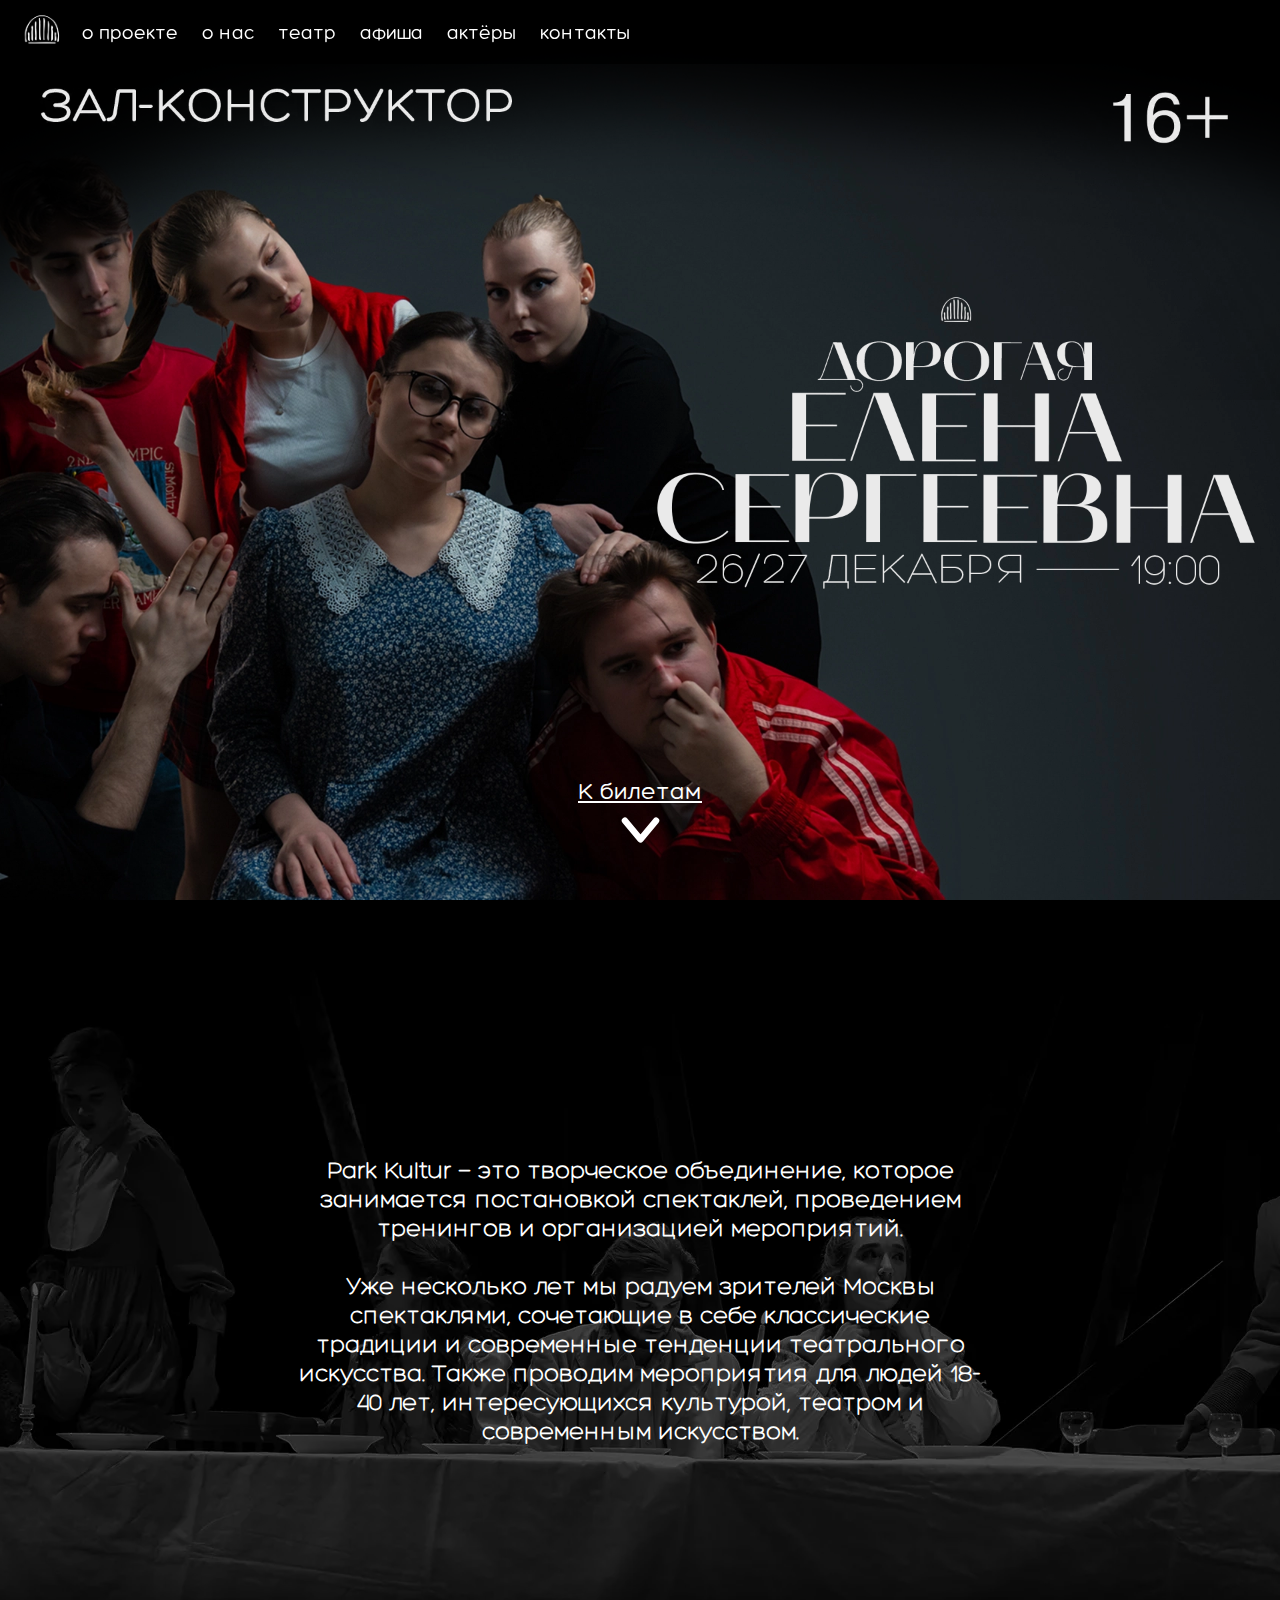
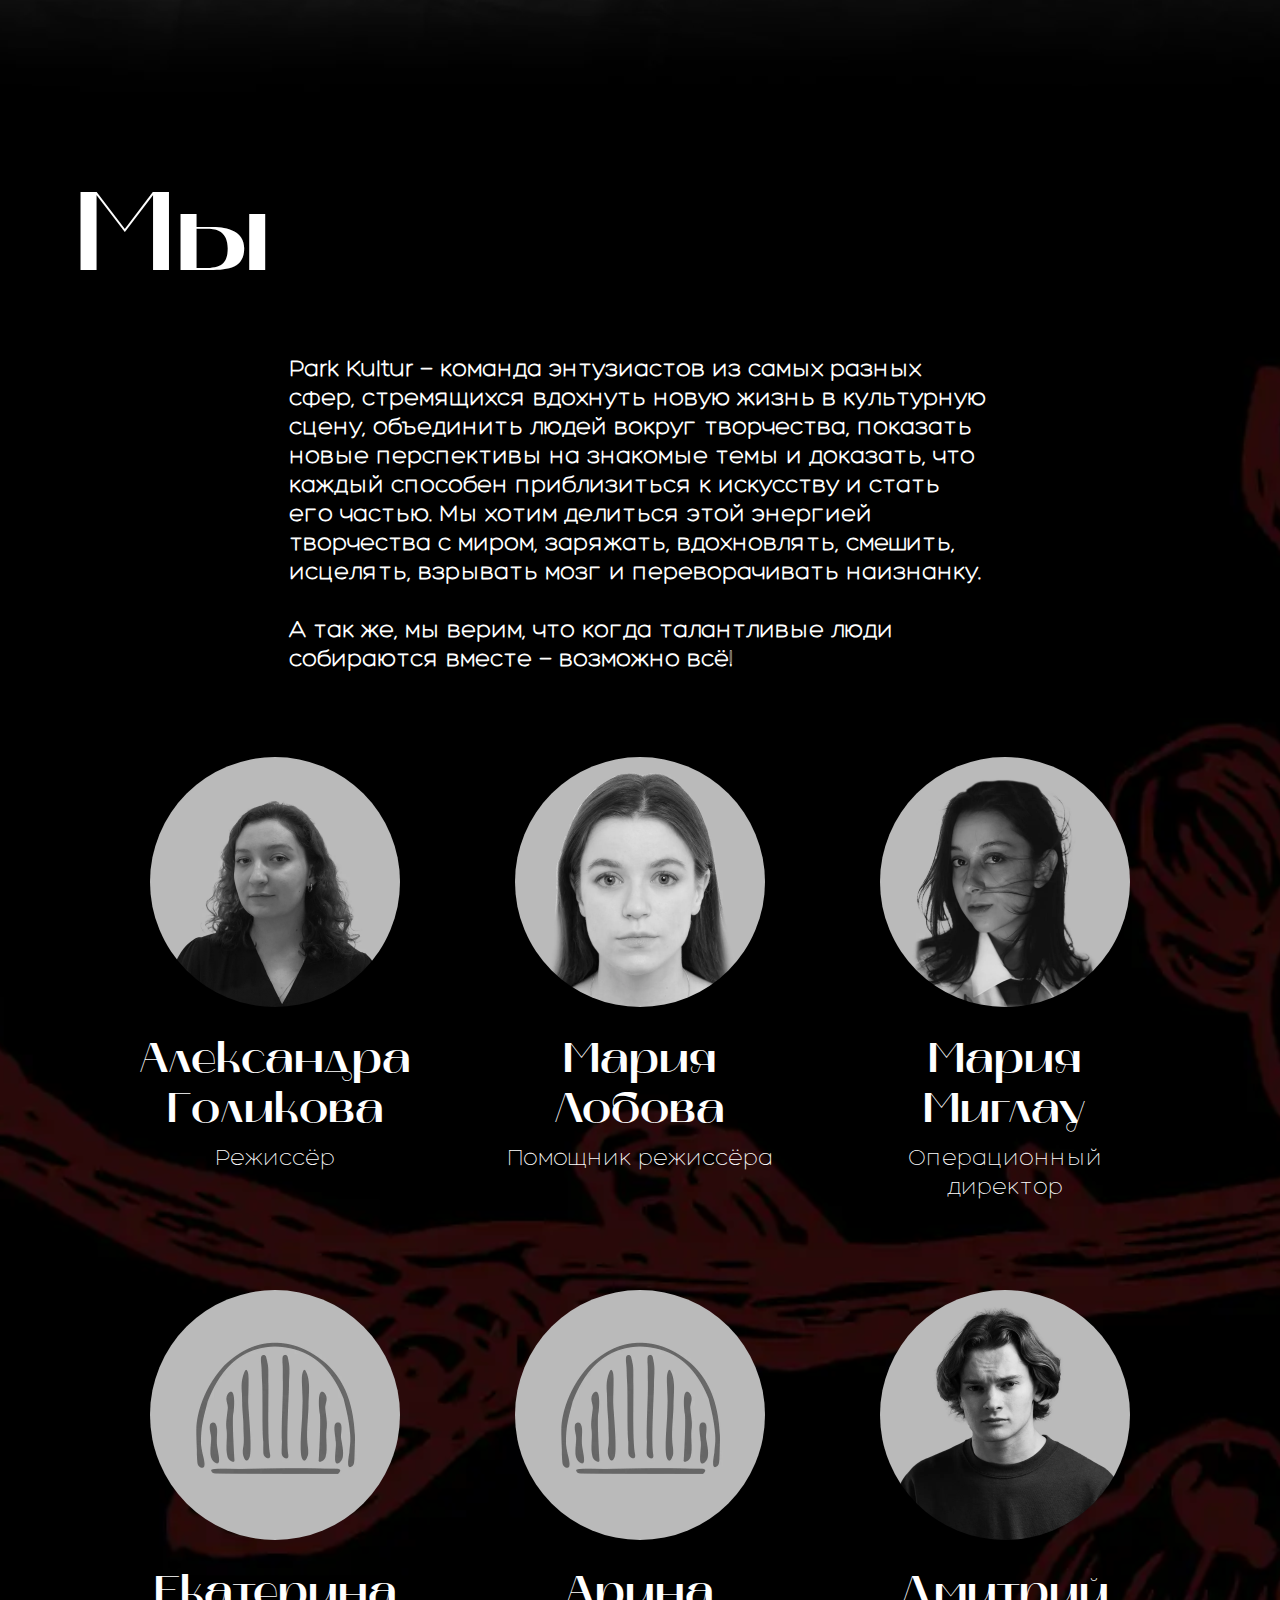
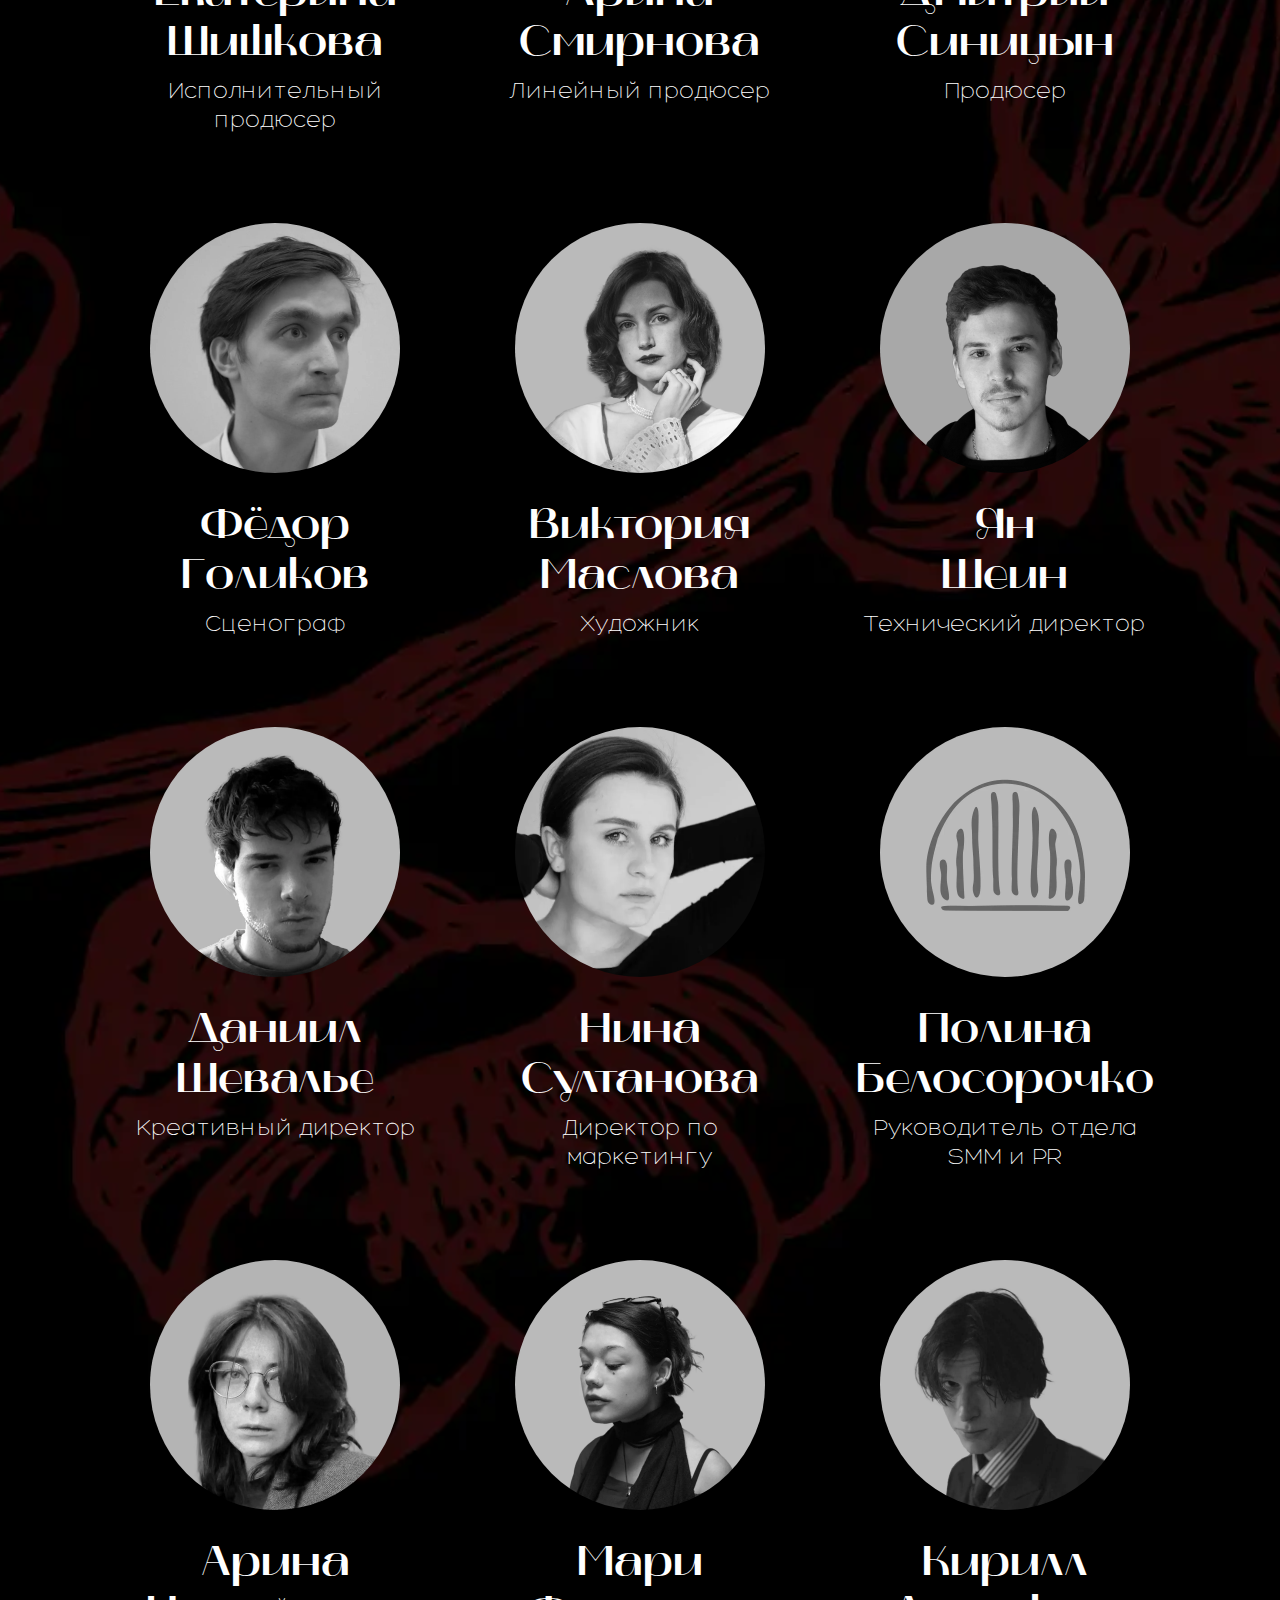
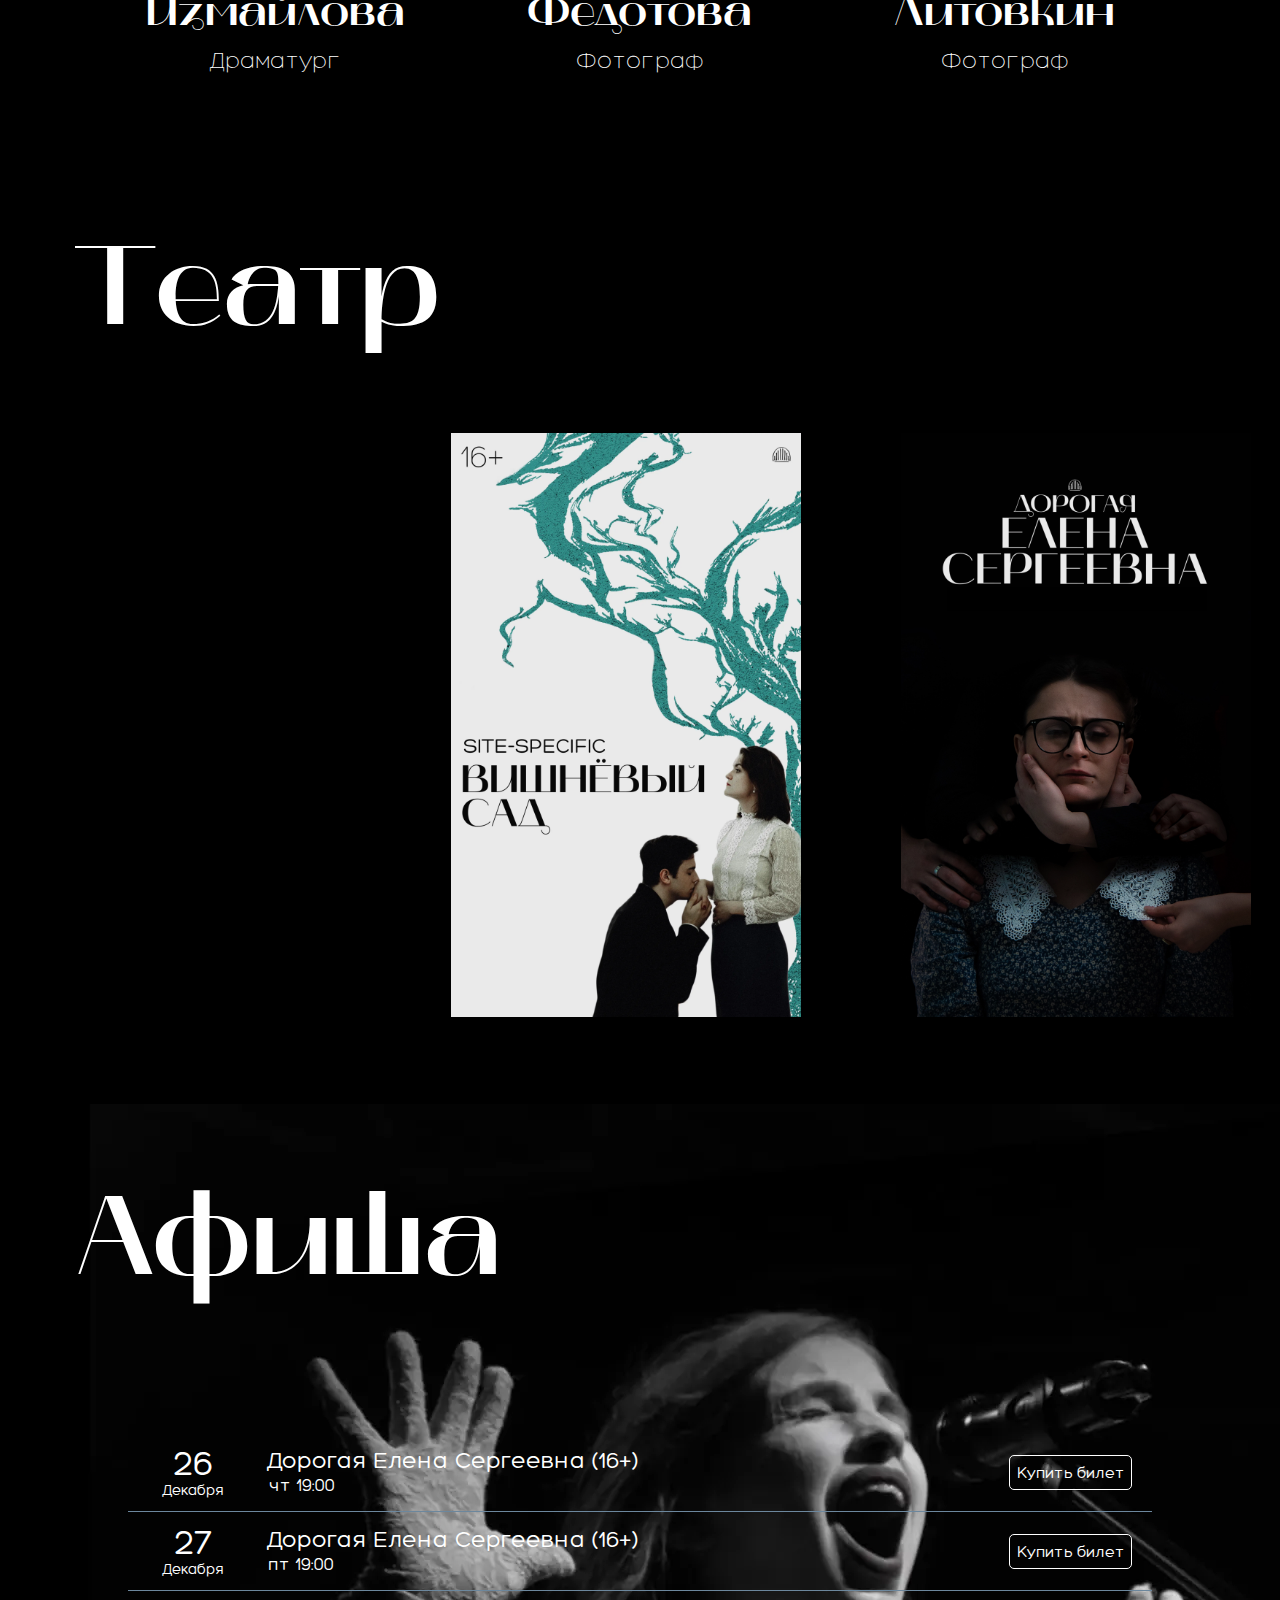
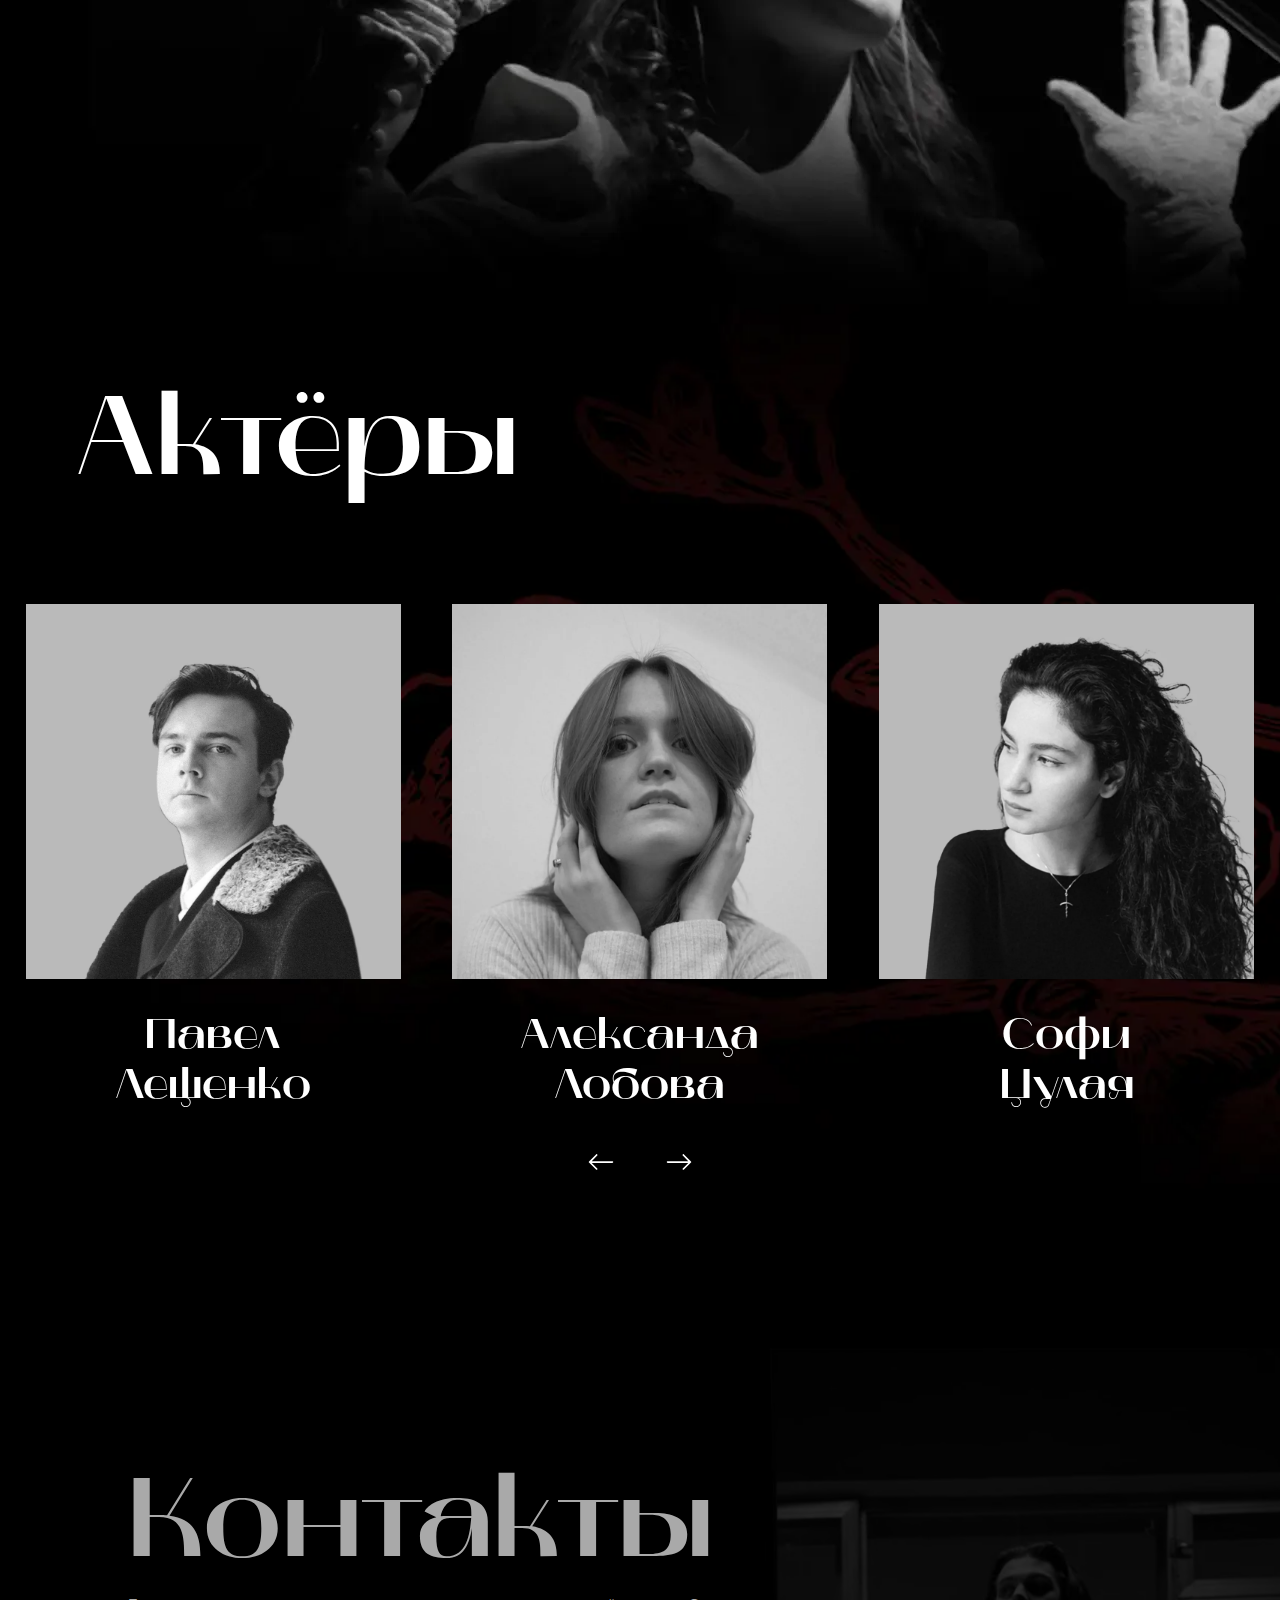
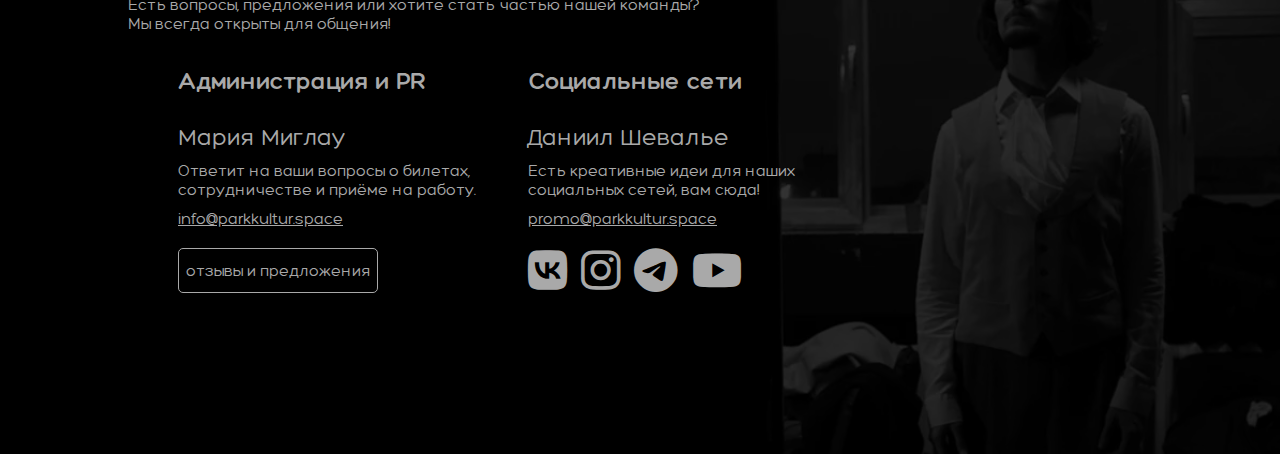
<file: index.html>
<!DOCTYPE html>
<html lang="en">
<head>
  <meta charset="UTF-8">
  <meta name="viewport" content="width=device-width, initial-scale=1.0">
  <title>Park Kultur</title>  
  
  <link rel="icon" href="media/other_media/Logo/Logo_White.ico">
  <script>
    // Небольшая маленька приколюшка от меня
    window.onload = function() {

    var pageTitle = document.title;
    var attentionMessage = 'Куда же вы!';

    document.addEventListener('visibilitychange', function(e) {
      var isPageActive = !document.hidden;

      if(!isPageActive){
        document.title = attentionMessage;
      }else {
        document.title = pageTitle;
      }
    });
    };
  </script>

  <link rel="stylesheet" href="https://cdn.jsdelivr.net/npm/swiper@11/swiper-bundle.min.css">
  
  <link rel="stylesheet" href="style.css">
  <link rel="stylesheet" href="media.css">
  <link rel="stylesheet" href="https://cdnjs.cloudflare.com/ajax/libs/font-awesome/6.3.0/css/all.min.css">

  <script src="https://cdn.jsdelivr.net/npm/swiper@11/swiper-bundle.min.js"></script>
</head>


<body>
  <header>
    <nav class="nav_top">
      <ul class="nav_bar">
        <li class="logo">
          <a class="button nav_link" id="burger_btn" href="#initial_block">
            <div class="logo_photo">
              <img src="media/Logo/Logo_White.webp" alt="logo">
            </div>
          </a>
        </li>
        <input type="checkbox" id="check">

        <span class="menu">
          <li><a class="button nav_link" href="#about_project_block">о проекте</a></li>
          <li><a class="button nav_link" href="#about_us_block">о нас</a></li>
          <li><a class="button nav_link" href="#theatre_block">театр</a></li>
          <li><a class="button nav_link" href="#affiche_page">афиша</a></li>
          <li><a class="button nav_link" href="#actors_page">актёры</a></li>
          <li><a class="button nav_link" href="#contacts_page">контакты</a></li>

          <label for="check" class="close-menu"><i class="fas fa-times"></i></label>
        </span>
        <label for="check" class="open-menu"><i class="fas fa-bars"></i></label>
      </ul>
    </nav>
  </header>

  <div id="initial_block">

 <!-- <div class="text">
      <div class="h1">
        <h1>PARK KULTUR</h1>
      </div>
      <div class="h2">
        <h2>творческое объединение</h2>
      </div>

    </div>    -->

    <div class="initial_text_overlay">
      <div class="initial_text_overlay_top"></div>
      <div class="initial_text_overlay_middle"></div>
      <div class="initial_text_overlay_bottom"></div>
    </div>

    <a class="scroll_down_container" href="#affiche_page">
      <p class="scroll_down_text">К билетам</p>
      <svg width="75" height="75" viewBox="0 0 24 24" fill="none" stroke="currentColor" stroke-width="2"
        stroke-linecap="round" stroke-linejoin="round" color="white" class="feather feather-arrow-down">
        <!-- <line x1="37.5" y1="5" x2="37.5" y2="20"></line> -->
        <polyline points="17 13 12 19 7 13"></polyline>
      </svg>
    </a>

    <a class="tickets" href="#affiche_page"></a>
  </div>


  <div id="about_project_block">
    <div class="about_project_block_overlay">
      <h3>Park Kultur — это творческое объединение, которое занимается постановкой спектаклей, проведением тренингов и организацией мероприятий.<br><br>
        Уже несколько лет мы радуем зрителей Москвы спектаклями, сочетающие в себе классические традиции и современные тенденции театрального искусства. Также проводим мероприятия для людей 18-40 лет, интересующихся культурой, театром и современным искусством.</h3>
    </div>
  </div>


  <div id="about_us_block">
    <div>
      <p class="about_us_block_heading">Мы</p>
    </div>

    <div class="about_us_block_paragraph">
      <h3>Park Kultur — команда энтузиастов из самых разных сфер, стремящихся вдохнуть новую жизнь в культурную сцену, объединить людей вокруг творчества, показать новые перспективы на знакомые темы и доказать, что каждый способен приблизиться к искусству и стать его частью.
        Мы хотим делиться этой энергией творчества с миром, заряжать, вдохновлять, смешить, исцелять, взрывать мозг и переворачивать наизнанку.<br><br>
        А так же, мы верим, что когда талантливые люди собираются вместе — возможно всё!</h3>
    </div>

    <!-- DESKTOP -->

    <div class="about_us_content">
      <div>
        <a class="about_us_cards" aria-label="Go to shot">
          <div class="about_us_img"><img src="media/We/AGolikova.webp" 
              style="width: 250px;  height: 250px; border-radius: 50%; object-fit: cover; background-position: 50% 50%; pointer-events: none;" 
              alt="photo"></div>
          <h2>Александра<br>Голикова</h2>
          <p>Режиссёр</p>
        </a>          
      </div>

      <div>
        <a class="about_us_cards" aria-label="Go to shot">
          <div class="about_us_img"><img src="media/We/MLobova.webp" 
              style="width: 250px;  height: 250px; border-radius: 50%; object-fit: cover; background-position: 50% 50%; pointer-events: none;" 
              alt="photo"></div>
          <h2>Мария<br>Лобова</h2>
          <p>Помощник режиссёра</p>
        </a>          
      </div>

      <div>
        <a class="about_us_cards" aria-label="Go to shot">
          <div class="about_us_img"><img src="media/We/MMiglau.webp"
              style="width: 250px;  height: 250px; border-radius: 50%; object-fit: cover; background-position: 50% 50%; pointer-events: none;"
              alt="photo"></div>
          <h2>Мария<br>Миглау</h2>
          <p>Операционный директор</p>
        </a>
      </div>

      <div>
        <a class="about_us_cards" aria-label="Go to shot">
          <div class="about_us_img"><img src="media/We/Temp.webp"
              style="width: 250px;  height: 250px; border-radius: 50%; object-fit: cover; background-position: 50% 50%; pointer-events: none;"
              alt="photo"></div>
          <h2>Екатерина<br>Шишкова</h2>
          <p>Исполнительный продюсер</p>
        </a>
      </div>


      <div>
        <a class="about_us_cards" aria-label="Go to shot">
          <div class="about_us_img"><img src="media/We/Temp.webp"
              style="width: 250px;  height: 250px; border-radius: 50%; object-fit: cover; background-position: 50% 50%; pointer-events: none;"
              alt="photo"></div>
          <h2>Арина<br>Смирнова</h2>
          <p>Линейный продюсер</p>
        </a>
      </div>


      <div>
        <a class="about_us_cards" aria-label="Go to shot">
          <div class="about_us_img"><img src="media/We/DSinitsyn.webp"
              style="width: 250px;  height: 250px; border-radius: 50%; object-fit: cover; background-position: 50% 50%; pointer-events: none;"
              alt="photo"></div>
          <h2>Дмитрий<br>Синицын</h2>
          <p>Продюсер</p>
        </a>
      </div>


      <div>
        <a class="about_us_cards" aria-label="Go to shot">
          <div class="about_us_img"><img src="media/We/FGolikov.webp"
              style="width: 250px;  height: 250px; border-radius: 50%; object-fit: cover; background-position: 50% 50%; pointer-events: none;"
              alt="photo"></div>
          <h2>Фёдор<br>Голиков</h2>
          <p>Сценограф</p>
        </a>          
      </div>  


      
      <div>
        <a class="about_us_cards" aria-label="Go to shot">
          <div class="about_us_img"><img src="media/We/VMaslova.webp"
              style="width: 250px;  height: 250px; border-radius: 50%; object-fit: cover; background-position: 50% 50%; pointer-events: none;"
              alt="photo"></div>
          <h2>Виктория<br>Маслова</h2>
          <p>Художник</p>
        </a>
      </div>


      <div>
        <a class="about_us_cards" aria-label="Go to shot">
          <div class="about_us_img"><img src="media/We/IShein.webp"
              style="width: 250px;  height: 250px; border-radius: 50%; object-fit: cover; background-position: 50% 50%; pointer-events: none;"
              alt="photo"></div>
          <h2>Ян<br>Шеин</h2>
          <p>Технический директор</p>
        </a>
      </div>


      <div>
        <a class="about_us_cards" aria-label="Go to shot">
          <div class="about_us_img"><img src="media/We/DChevalier.webp"
              style="width: 250px;  height: 250px; border-radius: 50%; object-fit: cover; background-position: 50% 50%; pointer-events: none;"
              alt="photo"></div>
          <h2>Даниил<br>Шевалье</h2>
          <p>Креативный директор</p>
        </a>
      </div>


      <div>
        <a class="about_us_cards" aria-label="Go to shot">
          <div class="about_us_img"><img src="media/We/NSultanova.webp"
              style="width: 250px;  height: 250px; border-radius: 50%; object-fit: cover; background-position: 50% 50%; pointer-events: none;"
              alt="photo"></div>
          <h2>Нина<br>Султанова</h2>
          <p>Директор по маркетингу</p>
        </a>
      </div>


      <div>
        <a class="about_us_cards" aria-label="Go to shot">
          <div class="about_us_img"><img src="media/We/Temp.webp"
              style="width: 250px;  height: 250px; border-radius: 50%; object-fit: cover; background-position: 50% 50%; pointer-events: none;"
              alt="photo"></div>
          <h2>Полина<br>Белосорочко</h2>
          <p>Руководитель отдела SMM и PR</p>
        </a>
      </div>


      <div>
        <a class="about_us_cards" aria-label="Go to shot">
          <div class="about_us_img"><img src="media/We/Azmailova.webp"
              style="width: 250px;  height: 250px; border-radius: 50%; object-fit: cover; background-position: 50% 50%; pointer-events: none;"
              alt="photo"></div>
          <h2>Арина<br>Измайлова</h2>
          <p>Драматург</p>
        </a>
      </div>


      <div>
        <a class="about_us_cards" aria-label="Go to shot">
          <div class="about_us_img"><img src="media/We/MFedotova.webp"
              style="width: 250px;  height: 250px; border-radius: 50%; object-fit: cover; background-position: 50% 50%; pointer-events: none;"
              alt="photo"></div>
          <h2>Мари<br>Федотова</h2>
          <p>Фотограф</p>
        </a>
      </div>


      <div>
        <a class="about_us_cards" aria-label="Go to shot">
          <div class="about_us_img"><img src="media/We/KLitovkin.webp"
              style="width: 250px;  height: 250px; border-radius: 50%; object-fit: cover; background-position: 50% 50%; pointer-events: none;"
              alt="photo"></div>
          <h2>Кирилл<br>Литовкин</h2>
          <p>Фотограф</p>
        </a>
      </div>
    </div>

    
    <!-- MOBILE -->

    <div class="about_us_content_media">
      <div class="swiper" id="third_swiper">
        <div class="swiper-wrapper">

          <div class="swiper-slide">
            <a class="about_us_cards" aria-label="Go to shot">
              <div class="about_us_img"><img src="media/We/AGolikova.webp" 
                  style="width: 250px;  height: 250px; border-radius: 50%; object-fit: cover; background-position: 50% 50%; pointer-events: none;" 
                  alt="photo"></div>
              <h2>Александра<br>Голикова</h2>
              <p>Режиссёр</p>
            </a>          
          </div>

          <div class="swiper-slide">
            <a class="about_us_cards" aria-label="Go to shot">
              <div class="about_us_img"><img src="media/We/MLobova.webp" 
                  style="width: 250px;  height: 250px; border-radius: 50%; object-fit: cover; background-position: 50% 50%; pointer-events: none;" 
                  alt="photo"></div>
              <h2>Мария<br>Лобова</h2>
              <p>Помощник режиссёра</p>
            </a>          
          </div>

          <div class="swiper-slide">
            <a class="about_us_cards" aria-label="Go to shot">
              <div class="about_us_img"><img src="media/We/MMiglau.webp"
                  style="width: 250px;  height: 250px; border-radius: 50%; object-fit: cover; background-position: 50% 50%; pointer-events: none;"
                  alt="photo"></div>
              <h2>Мария<br>Миглау</h2>
              <p>Генеральный продюсер</p>
            </a>
          </div>

          <div class="swiper-slide">
            <a class="about_us_cards" aria-label="Go to shot">
              <div class="about_us_img"><img src="media/We/Temp.webp"
                  style="width: 250px;  height: 250px; border-radius: 50%; object-fit: cover; background-position: 50% 50%; pointer-events: none;"
                  alt="photo"></div>
              <h2>Екатерина<br>Шишкова</h2>
              <p>Исполнительный продюсер</p>
            </a>  
          </div>

          <div class="swiper-slide">
            <a class="about_us_cards" aria-label="Go to shot">
              <div class="about_us_img"><img src="media/We/Temp.webp"
                  style="width: 250px;  height: 250px; border-radius: 50%; object-fit: cover; background-position: 50% 50%; pointer-events: none;"
                  alt="photo"></div>
              <h2>Арина<br>Смирнова</h2>
              <p>Линейный продюсер</p>
            </a>
          </div>

          <div class="swiper-slide">
            <a class="about_us_cards" aria-label="Go to shot">
              <div class="about_us_img"><img src="media/We/DSinitsyn.webp"
                  style="width: 250px;  height: 250px; border-radius: 50%; object-fit: cover; background-position: 50% 50%; pointer-events: none;"
                  alt="photo"></div>
              <h2>Дмитрий<br>Синицын</h2>
              <p>Продюсер</p>
            </a>
          </div>

          <div class="swiper-slide">
            <a class="about_us_cards" aria-label="Go to shot">
              <div class="about_us_img"><img src="media/We/FGolikov.webp"
                  style="width: 250px;  height: 250px; border-radius: 50%; object-fit: cover; background-position: 50% 50%; pointer-events: none;"
                  alt="photo"></div>
              <h2>Фёдор<br>Голиков</h2>
              <p>Сценограф</p>
            </a>          
          </div>  

          <div class="swiper-slide">
            <a class="about_us_cards" aria-label="Go to shot">
              <div class="about_us_img"><img src="media/We/VMaslova.webp"
                  style="width: 250px;  height: 250px; border-radius: 50%; object-fit: cover; background-position: 50% 50%; pointer-events: none;"
                  alt="photo"></div>
              <h2>Виктория<br>Маслова</h2>
              <p>Художник</p>
            </a>
          </div>

          <div class="swiper-slide">
            <a class="about_us_cards" aria-label="Go to shot">
              <div class="about_us_img"><img src="media/We/IShein.webp"
                  style="width: 250px;  height: 250px; border-radius: 50%; object-fit: cover; background-position: 50% 50%; pointer-events: none;"
                  alt="photo"></div>
              <h2>Ян<br>Шеин</h2>
              <p>Технический директор</p>
            </a>
          </div>

          <div class="swiper-slide">
            <a class="about_us_cards" aria-label="Go to shot">
              <div class="about_us_img"><img src="media/We/DChevalier.webp"
                  style="width: 250px;  height: 250px; border-radius: 50%; object-fit: cover; background-position: 50% 50%; pointer-events: none;"
                  alt="photo"></div>
              <h2>Даниил<br>Шевалье</h2>
              <p>Креативный директор</p>
            </a>
          </div>

          <div class="swiper-slide">
            <a class="about_us_cards" aria-label="Go to shot">
              <div class="about_us_img"><img src="media/We/NSultanova.webp"
                  style="width: 250px;  height: 250px; border-radius: 50%; object-fit: cover; background-position: 50% 50%; pointer-events: none;"
                  alt="photo"></div>
              <h2>Нина<br>Султанова</h2>
              <p>Директор по маркетингу</p>
            </a>
          </div>

          <div class="swiper-slide">
            <a class="about_us_cards" aria-label="Go to shot">
              <div class="about_us_img"><img src="media/We/Temp.webp"
                  style="width: 250px;  height: 250px; border-radius: 50%; object-fit: cover; background-position: 50% 50%; pointer-events: none;"
                  alt="photo"></div>
              <h2>Полина<br>Белосорочко</h2>
              <p>Руководитель отдела SMM и PR</p>
            </a>
          </div>

          <div class="swiper-slide">
            <a class="about_us_cards" aria-label="Go to shot">
              <div class="about_us_img"><img src="media/We/Azmailova.webp"
                  style="width: 250px;  height: 250px; border-radius: 50%; object-fit: cover; background-position: 50% 50%; pointer-events: none;"
                  alt="photo"></div>
              <h2>Арина<br>Измайлова</h2>
              <p>Драматург</p>
            </a>
          </div>

          <div class="swiper-slide">
            <a class="about_us_cards" aria-label="Go to shot">
              <div class="about_us_img"><img src="media/We/MFedotova.webp"
                  style="width: 250px;  height: 250px; border-radius: 50%; object-fit: cover; background-position: 50% 50%; pointer-events: none;"
                  alt="photo"></div>
              <h2>Мари<br>Федотова</h2>
              <p>Фотограф</p>
            </a>
          </div>

          <div class="swiper-slide">
            <a class="about_us_cards" aria-label="Go to shot">
              <div class="about_us_img"><img src="media/We/KLitovkin.webp"
                  style="width: 250px;  height: 250px; border-radius: 50%; object-fit: cover; background-position: 50% 50%; pointer-events: none;"
                  alt="photo"></div>
              <h2>Кирилл<br>Литовкин</h2>
              <p>Фотограф</p>
            </a>
          </div>
        </div>

      </div>
      <div class="about_us_gallery_nav">
        <button class="btn-reset about_us_gallery__btn about_us_gallery__btn--left" aria-label="Slide left" id="third_swiper_prev">
          <svg width="28" height="28" viewBox="0 0 28 28" xmlns="http://www.w3.org/2000/svg">
            <path fill-rule="evenodd" clip-rule="evenodd"
              d="M26.25 14C26.25 13.7679 26.1578 13.5454 25.9937 13.3813C25.8296 13.2172 25.6071 13.125 25.375 13.125H4.73725L10.2445 7.61951C10.3259 7.53815 10.3904 7.44157 10.4344 7.33528C10.4784 7.22898 10.5011 7.11506 10.5011 7.00001C10.5011 6.88495 10.4784 6.77103 10.4344 6.66474C10.3904 6.55844 10.3259 6.46186 10.2445 6.38051C10.1631 6.29915 10.0666 6.23462 9.96027 6.19059C9.85398 6.14656 9.74005 6.1239 9.625 6.1239C9.50995 6.1239 9.39602 6.14656 9.28973 6.19059C9.18343 6.23462 9.08685 6.29915 9.0055 6.38051L2.0055 13.3805C1.92401 13.4618 1.85936 13.5583 1.81525 13.6646C1.77114 13.771 1.74844 13.8849 1.74844 14C1.74844 14.1151 1.77114 14.2291 1.81525 14.3354C1.85936 14.4417 1.92401 14.5382 2.0055 14.6195L9.0055 21.6195C9.08685 21.7009 9.18343 21.7654 9.28973 21.8094C9.39602 21.8535 9.50995 21.8761 9.625 21.8761C9.74005 21.8761 9.85398 21.8535 9.96027 21.8094C10.0666 21.7654 10.1631 21.7009 10.2445 21.6195C10.3259 21.5382 10.3904 21.4416 10.4344 21.3353C10.4784 21.229 10.5011 21.1151 10.5011 21C10.5011 20.885 10.4784 20.771 10.4344 20.6647C10.3904 20.5584 10.3259 20.4619 10.2445 20.3805L4.73725 14.875H25.375C25.6071 14.875 25.8296 14.7828 25.9937 14.6187C26.1578 14.4546 26.25 14.2321 26.25 14Z" />
          </svg>
        </button>
        <button class="btn-reset about_us_gallery__btn about_us_gallery__btn--right" aria-label="Slide right" id="third_swiper_next">
          <svg width="28" height="28" viewBox="0 0 28 28" xmlns="http://www.w3.org/2000/svg">
            <path fill-rule="evenodd" clip-rule="evenodd"
              d="M1.75001 14C1.75001 13.7679 1.84219 13.5454 2.00629 13.3813C2.17038 13.2172 2.39294 13.125 2.62501 13.125H23.2628L17.7555 7.61951C17.6742 7.53815 17.6096 7.44157 17.5656 7.33528C17.5216 7.22898 17.4989 7.11506 17.4989 7.00001C17.4989 6.88495 17.5216 6.77103 17.5656 6.66474C17.6096 6.55844 17.6742 6.46186 17.7555 6.38051C17.8369 6.29915 17.9334 6.23462 18.0397 6.19059C18.146 6.14656 18.26 6.1239 18.375 6.1239C18.4901 6.1239 18.604 6.14656 18.7103 6.19059C18.8166 6.23462 18.9132 6.29915 18.9945 6.38051L25.9945 13.3805C26.076 13.4618 26.1406 13.5583 26.1848 13.6646C26.2289 13.771 26.2516 13.8849 26.2516 14C26.2516 14.1151 26.2289 14.2291 26.1848 14.3354C26.1406 14.4417 26.076 14.5382 25.9945 14.6195L18.9945 21.6195C18.9132 21.7009 18.8166 21.7654 18.7103 21.8094C18.604 21.8535 18.4901 21.8761 18.375 21.8761C18.26 21.8761 18.146 21.8535 18.0397 21.8094C17.9334 21.7654 17.8369 21.7009 17.7555 21.6195C17.6742 21.5382 17.6096 21.4416 17.5656 21.3353C17.5216 21.229 17.4989 21.1151 17.4989 21C17.4989 20.885 17.5216 20.771 17.5656 20.6647C17.6096 20.5584 17.6742 20.4619 17.7555 20.3805L23.2628 14.875H2.62501C2.39294 14.875 2.17038 14.7828 2.00629 14.6187C1.84219 14.4546 1.75001 14.2321 1.75001 14Z" />
          </svg>
        </button>
      </div>
    </div>

  </div>


  <div id="theatre_block">
    <p class="theatre_block_heading">Театр</p>
    <div class="theater">
      <div class="our_shows">
        <button class="btn-reset btn header__btn" id="call-form">
          <img class="poster_photo" src="media/Posters/VISHNEVY_SAD_POSTER.webp" style="width: 100%;" alt="Vishnevy sad poster">
        </button>

        <button class="btn-reset_2 btn_2 header__btn_2" id="call-form-2">
          <img class="poster_photo" src="media/Posters/ELENA_SERGEEVNA_POSTER.webp" style="width: 100%;" alt="Vishnevy sad poster">
        </button>
      </div>      
    </div>
  </div>


  <div id="affiche_page">
    <h1 class="affiche_page_heading">Афиша</h1>

    <div class="afisha">
    
      <div class="afisha_event">
        <div class="afisha_description">
          <div class="afisha_date">
            <div class="afisha_day afisha_text">26</div>
            <div class="afisha_month afisha_text">Декабря</div>
          </div>
          <div class="afisha_info">
            <a class="button nav_link afisha_title afisha_text" href="#theatre_block">Дорогая Елена Сергеевна (16+)</a>
            <div class="afisha_time afisha_text ">чт 19:00</div>
          </div>
        </div>
        <div class="afisha_action">
          <a class="buy_ticket afisha_ticket" href="https://iframeab-pre8338.intickets.ru/seance/46286333"
            target="_blank">Купить билет</a>
        </div>
      </div>
  
      <div class="afisha_event">
        <div class="afisha_description">
          <div class="afisha_date">
            <div class="afisha_day afisha_text">27</div>
            <div class="afisha_month afisha_text">Декабря</div>
          </div>
          <div class="afisha_info">
            <a class="button nav_link afisha_title afisha_text" href="#theatre_block">Дорогая Елена Сергеевна (16+)</a>
            <div class="afisha_time afisha_text">пт 19:00</div>
          </div>
        </div>
        <div class="afisha_action">
          <a class="buy_ticket afisha_ticket" href="https://iframeab-pre8338.intickets.ru/seance/46286729"
            target="_blank">Купить билет</a>
        </div>
      </div>

      <!-- <div class="afisha_event">
        <div class="afisha_description">
          <div class="afisha_date">
            <div class="afisha_day afisha_text"></div>
            <div class="afisha_month afisha_text">Не определено</div>
          </div>
          <div class="afisha_info">
            <a class="button nav_link afisha_title afisha_text" href="#theatre_block">Дорогая Елена Сергеевна (16+)</a>
            <div class="afisha_time afisha_text"></div>
          </div>
        </div>
        
        <div class="afisha_action">
          <a class="buy_ticket afisha_ticket" 
            target="_blank">Билеты скоро в продаже</a>
        </div>
      </div> 

      <div class="afisha_event">
        <div class="afisha_description">
          <div class="afisha_date">
            <div class="afisha_day afisha_text"></div>
            <div class="afisha_month afisha_text">Не определено</div>
          </div>
          <div class="afisha_info">
            <a class="button nav_link afisha_title afisha_text" href="#theatre_block">Дорогая Елена Сергеевна (16+)</a>
            <div class="afisha_time afisha_text"></div>
          </div>
        </div>  
        <div class="afisha_action">
          <a class="buy_ticket afisha_ticket"
            target="_blank">Билеты скоро в продаже</a>
        </div>
      </div> -->

    </div>
  </div>


  <div id="actors_page">
    <p class="actors_page_heading">Актёры</p>
    <div class="actors_gallery_content">
      <div class="swiper" id="fourth_swiper">
        <div class="swiper-wrapper">

          <div class="swiper-slide">
            <a class="actors_cards" aria-label="Go to shot">
              <img src="media/Actors/PLeshchenko.webp" width="375" height="375" style="pointer-events: none;"
                alt="Павел Лещенко" class="actor_card_image theatre_block_images">
                <h2>Павел<br>Лещенко</h2>
            </a>
          </div>

          <div class="swiper-slide">
            <a class="actors_cards" aria-label="Go to shot">
              <img src="media/Actors/ALobova.webp" width="375" height="375" style="pointer-events: none;"
                alt="Александа Лобова" class="actor_card_image theatre_block_images">
                <h2>Александа<br>Лобова</h2>
            </a>
          </div>

          <div class="swiper-slide">
            <a class="actors_cards" aria-label="Go to shot">
              <img src="media/Actors/STsulaya.webp" width="375" height="375" style="pointer-events: none;" 
                alt="Софи Цулая" class="actor_card_image theatre_block_images">
                <h2>Софи<br>Цулая</h2>
            </a>
          </div>

          <div class="swiper-slide">
            <a class="actors_cards" aria-label="Go to shot">
              <img src="media/Actors/KTrachevsky.webp" width="375" height="375" style="pointer-events: none;"
                alt="Константин Трачевский" class="actor_card_image theatre_block_images">
                <h2>Константин<br>Трачевский</h2>
            </a>
          </div>

          <div class="swiper-slide">
            <a class="actors_cards" aria-label="Go to shot">
              <img src="media/Actors/EDesyatnikova.webp" width="375" height="375" style="pointer-events: none;"
                alt="Екатерина Десятникова" class="actor_card_image theatre_block_images">
                <h2>Екатерина<br>Десятникова</h2>
            </a>
          </div>

          <div class="swiper-slide">
            <a class="actors_cards" aria-label="Go to shot">
              <img src="media/Actors/ARozhdestvenskaya.webp" width="375" height="375" style="pointer-events: none;"
                alt="Алёна Рождественская" class="actor_card_image theatre_block_images">
                <h2>Алёна<br>Рождественская</h2>
            </a>
          </div>

          <div class="swiper-slide">
            <a class="actors_cards" aria-label="Go to shot">
              <img src="media/Actors/YPolyakov.webp" width="375" height="375" style="pointer-events: none;"
                alt="Ярослав Поляков" class="actor_card_image theatre_block_images">
                <h2>Ярослав<br>Поляков</h2>
            </a>
          </div>  

          <div class="swiper-slide">
            <a class="actors_cards" aria-label="Go to shot">
              <img src="media/Actors/IMalkin.webp" width="375" height="375" style="pointer-events: none;"
                alt="Иван Малкин" class="actor_card_image theatre_block_images">
                <h2>Иван<br>Малкин</h2>
            </a>
          </div>   

          <div class="swiper-slide">
            <a class="actors_cards" aria-label="Go to shot">
              <img src="media/Actors/DShelegova.webp" width="375" height="375" style="pointer-events: none;"
                alt="Дарья Шелегова" class="actor_card_image theatre_block_images">
                <h2>Дарья<br>Шелегова</h2>
            </a>
          </div>

          <div class="swiper-slide">
            <a class="actors_cards" aria-label="Go to shot">
              <img src="media/Actors/AStepanova.webp" width="375" height="375" style="pointer-events: none;"
                alt="Анна Степанова" class="actor_card_image theatre_block_images">
                <h2>Анна<br>Степанова</h2>
            </a>
          </div>

          <div class="swiper-slide">
            <a class="actors_cards" aria-label="Go to shot">
              <img src="media/Actors/GLosev.webp" width="375" height="375" style="pointer-events: none;"
                alt="Григорий Лосев" class="actor_card_image theatre_block_images">
                <h2>Григорий<br>Лосев</h2>
            </a>
          </div>

          <div class="swiper-slide">
            <a class="actors_cards" aria-label="Go to shot">
              <img src="media/Actors/IVelikaya.webp" width="375" height="375" style="pointer-events: none;"
                alt="Ирина Великая" class="actor_card_image theatre_block_images">
                <h2>Ирина<br>Великая</h2>
            </a>
          </div>

          <div class="swiper-slide">
            <a class="actors_cards" aria-label="Go to shot">
              <img src="media/Actors/SChakvetadze.webp" width="375" height="375" style="pointer-events: none;"
                alt="Сандро Чакветадзе" class="actor_card_image theatre_block_images">
                <h2>Сандро<br>Чакветадзе</h2>
            </a>
          </div>

          <div class="swiper-slide">
            <a class="actors_cards" aria-label="Go to shot">
              <img src="media/Actors/IIvanov.webp" width="375" height="375" style="pointer-events: none;"
                alt="Илья Иванов" class="actor_card_image theatre_block_images">
                <h2>Илья<br>Иванов</h2>
            </a>
          </div>

          <div class="swiper-slide">
            <a class="actors_cards" aria-label="Go to shot">
              <img src="media/Actors/AIzotov.webp" width="375" height="375" style="pointer-events: none;"
                alt="Артём Изотов" class="actor_card_image theatre_block_images">
                <h2>Артём<br>Изотов</h2>
            </a>
          </div>

          <div class="swiper-slide">
            <a class="actors_cards" aria-label="Go to shot">
              <img src="media/Actors/NSultanova.webp" width="375" height="375" style="pointer-events: none;"
                alt="Нина Султанова" class="actor_card_image theatre_block_images">
                <h2>Нина<br>Султанова</h2>
            </a>
          </div>

          <div class="swiper-slide">
            <a class="actors_cards" aria-label="Go to shot">
              <img src="media/Actors/MChurmasov.webp" width="375" height="375" style="pointer-events: none;"
                alt="Максим Чурмасов" class="actor_card_image theatre_block_images">
                <h2>Максим<br>Чурмасов</h2>
            </a>
          </div>

          <div class="swiper-slide">
            <a class="actors_cards" aria-label="Go to shot">
              <img src="media/Actors/NVasilieva.webp" width="375" height="375" style="pointer-events: none;"
                alt="Наталия Васильева" class="actor_card_image theatre_block_images">
                <h2>Наталия<br>Васильева</h2>
            </a>
          </div>

        </div>
      </div>
    </div>
    <div class="actors_gallery_nav">
      <button class="btn-reset actors_gallery__btn actors_gallery__btn--left" aria-label="Slide left" id="fourth_swiper_prev">
        <svg width="28" height="28" viewBox="0 0 28 28" xmlns="http://www.w3.org/2000/svg">
          <path fill-rule="evenodd" clip-rule="evenodd"
            d="M26.25 14C26.25 13.7679 26.1578 13.5454 25.9937 13.3813C25.8296 13.2172 25.6071 13.125 25.375 13.125H4.73725L10.2445 7.61951C10.3259 7.53815 10.3904 7.44157 10.4344 7.33528C10.4784 7.22898 10.5011 7.11506 10.5011 7.00001C10.5011 6.88495 10.4784 6.77103 10.4344 6.66474C10.3904 6.55844 10.3259 6.46186 10.2445 6.38051C10.1631 6.29915 10.0666 6.23462 9.96027 6.19059C9.85398 6.14656 9.74005 6.1239 9.625 6.1239C9.50995 6.1239 9.39602 6.14656 9.28973 6.19059C9.18343 6.23462 9.08685 6.29915 9.0055 6.38051L2.0055 13.3805C1.92401 13.4618 1.85936 13.5583 1.81525 13.6646C1.77114 13.771 1.74844 13.8849 1.74844 14C1.74844 14.1151 1.77114 14.2291 1.81525 14.3354C1.85936 14.4417 1.92401 14.5382 2.0055 14.6195L9.0055 21.6195C9.08685 21.7009 9.18343 21.7654 9.28973 21.8094C9.39602 21.8535 9.50995 21.8761 9.625 21.8761C9.74005 21.8761 9.85398 21.8535 9.96027 21.8094C10.0666 21.7654 10.1631 21.7009 10.2445 21.6195C10.3259 21.5382 10.3904 21.4416 10.4344 21.3353C10.4784 21.229 10.5011 21.1151 10.5011 21C10.5011 20.885 10.4784 20.771 10.4344 20.6647C10.3904 20.5584 10.3259 20.4619 10.2445 20.3805L4.73725 14.875H25.375C25.6071 14.875 25.8296 14.7828 25.9937 14.6187C26.1578 14.4546 26.25 14.2321 26.25 14Z" />
        </svg>
      </button>
      <button class="btn-reset actors_gallery__btn actors_gallery__btn--right" aria-label="Slide right" id="fourth_swiper_next">
        <svg width="28" height="28" viewBox="0 0 28 28" xmlns="http://www.w3.org/2000/svg">
          <path fill-rule="evenodd" clip-rule="evenodd"
            d="M1.75001 14C1.75001 13.7679 1.84219 13.5454 2.00629 13.3813C2.17038 13.2172 2.39294 13.125 2.62501 13.125H23.2628L17.7555 7.61951C17.6742 7.53815 17.6096 7.44157 17.5656 7.33528C17.5216 7.22898 17.4989 7.11506 17.4989 7.00001C17.4989 6.88495 17.5216 6.77103 17.5656 6.66474C17.6096 6.55844 17.6742 6.46186 17.7555 6.38051C17.8369 6.29915 17.9334 6.23462 18.0397 6.19059C18.146 6.14656 18.26 6.1239 18.375 6.1239C18.4901 6.1239 18.604 6.14656 18.7103 6.19059C18.8166 6.23462 18.9132 6.29915 18.9945 6.38051L25.9945 13.3805C26.076 13.4618 26.1406 13.5583 26.1848 13.6646C26.2289 13.771 26.2516 13.8849 26.2516 14C26.2516 14.1151 26.2289 14.2291 26.1848 14.3354C26.1406 14.4417 26.076 14.5382 25.9945 14.6195L18.9945 21.6195C18.9132 21.7009 18.8166 21.7654 18.7103 21.8094C18.604 21.8535 18.4901 21.8761 18.375 21.8761C18.26 21.8761 18.146 21.8535 18.0397 21.8094C17.9334 21.7654 17.8369 21.7009 17.7555 21.6195C17.6742 21.5382 17.6096 21.4416 17.5656 21.3353C17.5216 21.229 17.4989 21.1151 17.4989 21C17.4989 20.885 17.5216 20.771 17.5656 20.6647C17.6096 20.5584 17.6742 20.4619 17.7555 20.3805L23.2628 14.875H2.62501C2.39294 14.875 2.17038 14.7828 2.00629 14.6187C1.84219 14.4546 1.75001 14.2321 1.75001 14Z" />
        </svg>
      </button>
    </div>
  </div>


  <div class="modal-parent" id="modal-call-form">
    <div class="modal-wrapper">
      <div class="modal">
        <div class="modal_info">
          <h2 class="modal_title">Вишнёвый сад</h2>
          <p class="modal_text">Для семейства Раневских Вишнёвый сад&nbsp;&mdash; это не&nbsp;просто несколько деревьев с&nbsp;плохим урожаем. Это
          символ их&nbsp;дома, уютного милого дома, из&nbsp;которого порой хочется бежать без оглядки. Сны о&nbsp;новой жизни уже
          не&nbsp;представляются иллюзиями, а&nbsp;дивный новый мир со&nbsp;своими порядками и&nbsp;укладом настойчиво обивает
          пороги и&nbsp;с&nbsp;грохотом обрушивается на&nbsp;героев Чехова. Останется&nbsp;ли сад или его вырубят? Обретут дом
          наши герои или снова сбегут?<br><br>
          Под гротескный оркестр взрывов, лампад и&nbsp;поминального песнопения на&nbsp;стыке перемен столкнутся атеисты
          и&nbsp;верующие, современность и&nbsp;история, коммунисты и&nbsp;дворяне в&nbsp;попытке ответить на&nbsp;вопрос:
          &laquo;Что&nbsp;же со&nbsp;всеми нами будет?&raquo;</p>
          <p class="modal_text">Продолжительность: <br>1 час 40 минут</p>
          <p class="modal_text">Ближайшие спектакли: <br>19-20 октября</p>
          <p class="modal_text">Актеры: <br>Софико Цулая/Александа Лобова, Алена Рождественская, Дарья Шелегова, Сандро Чакветадзе, Павел Лещенко, Григорий Лосев/Илья Иванов,
             Ярослав Поляков, Анна Степанова, Константин Трачевский, Екатерина Десятникова, Иван Малкин, Лев Нестеров, Андрей Скворцов, Артём Изотов</p>
          <a class="buy_ticket" href="https://iframeab-pre8338.intickets.ru/event/14546872/" target="_blank">Купить билет</a>
        </div>

        <div class="modal_gallery_all">
          <div class="modal_gallery">
            <div class="swiper modal_swiper" id="second_swiper">
              <div class="swiper-wrapper">
          
                <div class="swiper-slide modal_swiper_slide">
                  <a class="modal_gallery_cards" aria-label="Go to shot">
                    <img src="media/Gallery/01.webp" style="width: 100%; height: 100%; max-height: 414px; object-fit: cover; object-position: center center; pointer-events: none;" 
                      alt="01" class="modal_card_image">
                  </a>
                </div>
          
                <div class="swiper-slide">
                  <a class="modal_gallery_cards" aria-label="Go to shot">
                    <img src="media/Gallery/02.webp" style="width: 100%; height: 100%; max-height: 414px;object-fit: cover; object-position: center center; pointer-events: none;" 
                      alt="02" class="modal_card_image">
                  </a>
                </div>
          
                <div class="swiper-slide">
                  <a class="modal_gallery_cards" aria-label="Go to shot">
                    <img src="media/Gallery/03.webp" style="width: 100%; height: 100%; max-height: 414px; object-fit: cover; object-position: center center; pointer-events: none;" 
                      alt="03" class="modal_card_image">
                  </a>
                </div>

                <div class="swiper-slide">
                  <a class="modal_gallery_cards" aria-label="Go to shot">
                    <img src="media/Gallery/04.webp" style="width: 100%; height: 100%; max-height: 414px; object-fit: cover; object-position: center center; pointer-events: none;" 
                      alt="04" class="modal_card_image">
                  </a>
                </div>

                <div class="swiper-slide modal_swiper_slide">
                  <a class="modal_gallery_cards" aria-label="Go to shot">
                    <img src="media/Gallery/05.webp"
                      style="width: 100%; height: 100%; max-height: 414px; object-fit: cover; object-position: center 45%; pointer-events: none;"
                      alt="05" class="modal_card_image">
                  </a>
                </div>
                
                <div class="swiper-slide">
                  <a class="modal_gallery_cards" aria-label="Go to shot">
                    <img src="media/Gallery/06.webp"
                      style="width: 100%; height: 100%; max-height: 414px;object-fit: cover; object-position: center center; pointer-events: none;"
                      alt="06" class="modal_card_image">
                  </a>
                </div>
                
                <div class="swiper-slide">
                  <a class="modal_gallery_cards" aria-label="Go to shot">
                    <img src="media/Gallery/07.webp"
                      style="width: 100%; height: 100%; max-height: 414px; object-fit: cover; object-position: center center; pointer-events: none;"
                      alt="07" class="modal_card_image">
                  </a>
                </div>
                
                <div class="swiper-slide">
                  <a class="modal_gallery_cards" aria-label="Go to shot">
                    <img src="media/Gallery/08.webp"
                      style="width: 100%; height: 100%; max-height: 414px; object-fit: cover; object-position: center center; pointer-events: none;"
                      alt="08" class="modal_card_image">
                  </a>
                </div>

                <div class="swiper-slide">
                  <a class="modal_gallery_cards" aria-label="Go to shot">
                    <img src="media/Gallery/09.webp"
                      style="width: 100%; height: 100%; max-height: 414px; object-fit: cover; object-position: center center; pointer-events: none;"
                      alt="09" class="modal_card_image">
                  </a>
                </div>
          
              </div>
            </div>
          </div>
          <div class="modal_gallery_nav">
            <button class="modal_gallery_arrows btn-reset modal_gallery__btn--left" aria-label="Slide left" id="second_swiper_prev">
              <svg width="28" height="28" viewBox="0 0 28 28" xmlns="http://www.w3.org/2000/svg">
                <path fill-rule="evenodd" clip-rule="evenodd"
                  d="M26.25 14C26.25 13.7679 26.1578 13.5454 25.9937 13.3813C25.8296 13.2172 25.6071 13.125 25.375 13.125H4.73725L10.2445 7.61951C10.3259 7.53815 10.3904 7.44157 10.4344 7.33528C10.4784 7.22898 10.5011 7.11506 10.5011 7.00001C10.5011 6.88495 10.4784 6.77103 10.4344 6.66474C10.3904 6.55844 10.3259 6.46186 10.2445 6.38051C10.1631 6.29915 10.0666 6.23462 9.96027 6.19059C9.85398 6.14656 9.74005 6.1239 9.625 6.1239C9.50995 6.1239 9.39602 6.14656 9.28973 6.19059C9.18343 6.23462 9.08685 6.29915 9.0055 6.38051L2.0055 13.3805C1.92401 13.4618 1.85936 13.5583 1.81525 13.6646C1.77114 13.771 1.74844 13.8849 1.74844 14C1.74844 14.1151 1.77114 14.2291 1.81525 14.3354C1.85936 14.4417 1.92401 14.5382 2.0055 14.6195L9.0055 21.6195C9.08685 21.7009 9.18343 21.7654 9.28973 21.8094C9.39602 21.8535 9.50995 21.8761 9.625 21.8761C9.74005 21.8761 9.85398 21.8535 9.96027 21.8094C10.0666 21.7654 10.1631 21.7009 10.2445 21.6195C10.3259 21.5382 10.3904 21.4416 10.4344 21.3353C10.4784 21.229 10.5011 21.1151 10.5011 21C10.5011 20.885 10.4784 20.771 10.4344 20.6647C10.3904 20.5584 10.3259 20.4619 10.2445 20.3805L4.73725 14.875H25.375C25.6071 14.875 25.8296 14.7828 25.9937 14.6187C26.1578 14.4546 26.25 14.2321 26.25 14Z" />
              </svg>
            </button>
            <button class=" modal_gallery_arrows btn-reset modal_gallery__btn--right" aria-label="Slide right" id="second_swiper_next">
              <svg width="28" height="28" viewBox="0 0 28 28" xmlns="http://www.w3.org/2000/svg">
                <path fill-rule="evenodd" clip-rule="evenodd"
                  d="M1.75001 14C1.75001 13.7679 1.84219 13.5454 2.00629 13.3813C2.17038 13.2172 2.39294 13.125 2.62501 13.125H23.2628L17.7555 7.61951C17.6742 7.53815 17.6096 7.44157 17.5656 7.33528C17.5216 7.22898 17.4989 7.11506 17.4989 7.00001C17.4989 6.88495 17.5216 6.77103 17.5656 6.66474C17.6096 6.55844 17.6742 6.46186 17.7555 6.38051C17.8369 6.29915 17.9334 6.23462 18.0397 6.19059C18.146 6.14656 18.26 6.1239 18.375 6.1239C18.4901 6.1239 18.604 6.14656 18.7103 6.19059C18.8166 6.23462 18.9132 6.29915 18.9945 6.38051L25.9945 13.3805C26.076 13.4618 26.1406 13.5583 26.1848 13.6646C26.2289 13.771 26.2516 13.8849 26.2516 14C26.2516 14.1151 26.2289 14.2291 26.1848 14.3354C26.1406 14.4417 26.076 14.5382 25.9945 14.6195L18.9945 21.6195C18.9132 21.7009 18.8166 21.7654 18.7103 21.8094C18.604 21.8535 18.4901 21.8761 18.375 21.8761C18.26 21.8761 18.146 21.8535 18.0397 21.8094C17.9334 21.7654 17.8369 21.7009 17.7555 21.6195C17.6742 21.5382 17.6096 21.4416 17.5656 21.3353C17.5216 21.229 17.4989 21.1151 17.4989 21C17.4989 20.885 17.5216 20.771 17.5656 20.6647C17.6096 20.5584 17.6742 20.4619 17.7555 20.3805L23.2628 14.875H2.62501C2.39294 14.875 2.17038 14.7828 2.00629 14.6187C1.84219 14.4546 1.75001 14.2321 1.75001 14Z" />
              </svg>
            </button>
          </div>
        </div>
      </div>
    </div>
  </div>

  <div class="modal-parent" id="modal-call-form-2">
    <div class="modal-wrapper">
      <div class="modal">
        <div class="modal_info">
          <h2 class="modal_title">Дорогая Елена Сергеевна</h2>
          <p class="modal_text">Творческое объединение Park Kultur представляет спектакль «Дорогая Елена Сергеевна» по пьесе Людмилы Разумовской
            <br><br>
            Спектакль о необходимости диалога нового и старого. Попытка взглянуть на прошлое под лупой, буквально поместив его в аквариум. Возможность увидеть, где проходят границы сознания, и расширить их вместе с героями пьесы. Спектакль — встреча лицом к лицу с главными парадоксами взросления.
            <br><br>
            Разумовская написала пьесу по заказу министерства культуры СССР. «Дорогая Елена Сергеевна» вышла в свет в 1980 году, после чего по словам автора «в министерстве пришли в ужас и сделали вид, что ничего не было». Три года пьеса была под запретом, но от этого она не утратила своей актуальности: история оказалась совершенно вне времени.
            <br><br>
            Четверо школьников приходят к учительнице по математике в ее день рождения, однако их главная цель отнюдь не вручать подарки и озвучивать поздравления. Тесная советская квартира становится ареной, на которой разворачиваются бои принципов и ценностей, отстаивание которых дорого обойдется каждому из участников. Чем же придется пожертвовать ради своих убеждений и насколько высока цена морали?</p>
          <p class="modal_text">Продолжительность: <br>1 час 45 минут, без антракта</p>
          <!-- <p class="modal_text">Ближайшие спектакли: <br>27-28 февраля - 19:00</p> -->
          <p class="modal_text">В ролях: <br>
            Елена Сергеевна — Нина Султанова<br>
            Володя — Сандро Чакветадзе<br>
            Ляля — Алёна Рождественская<br>
            Паша — Иван Малкин<br>
            Витя — Ярослав Поляков<br>
            Мадам Икс — Наталия Васильева</p>
          <a class="buy_ticket" href="https://zilcc.ru/kupit-bilet/" target="_blank">Купить билет</a>
        </div>
  
        <div class="modal_gallery_all">
          <div class="modal_gallery">
            <div class="swiper modal_swiper" id="third_swiper">
              <div class="swiper-wrapper">
  
                <div class="swiper-slide modal_swiper_slide">
                  <a class="modal_gallery_cards" aria-label="Go to shot">
                    <img src="media/Gallery/ELENA SERGEEVNA PHOTOS/001.webp"
                      style="width: 100%; height: 100%; max-height: 414px; object-fit: cover; object-position: center center; pointer-events: none;"
                      alt="001" class="modal_card_image">
                  </a>
                </div>
  
                <div class="swiper-slide">
                  <a class="modal_gallery_cards" aria-label="Go to shot">
                    <img src="media/Gallery/ELENA SERGEEVNA PHOTOS/002.webp"
                      style="width: 100%; height: 100%; max-height: 414px; object-fit: cover; object-position: center center; pointer-events: none;"
                      alt="002" class="modal_card_image">
                  </a>
                </div>
  
                <div class="swiper-slide">
                  <a class="modal_gallery_cards" aria-label="Go to shot">
                    <img src="media/Gallery/ELENA SERGEEVNA PHOTOS/003.webp"
                      style="width: 100%; height: 100%; max-height: 414px; object-fit: cover; object-position: center center; pointer-events: none;"
                      alt="003" class="modal_card_image">
                  </a>
                </div>
  
                <div class="swiper-slide">
                  <a class="modal_gallery_cards" aria-label="Go to shot">
                    <img src="media/Gallery/ELENA SERGEEVNA PHOTOS/004.webp"
                      style="width: 100%; height: 100%; max-height: 414px; object-fit: cover; object-position: center center; pointer-events: none;"
                      alt="004" class="modal_card_image">
                  </a>
                </div>

                <div class="swiper-slide modal_swiper_slide">
                  <a class="modal_gallery_cards" aria-label="Go to shot">
                    <img src="media/Gallery/ELENA SERGEEVNA PHOTOS/005.webp"
                      style="width: 100%; height: 100%; max-height: 414px; object-fit: cover; object-position: center center; pointer-events: none;"
                      alt="005" class="modal_card_image">
                  </a>
                </div>

                <div class="swiper-slide modal_swiper_slide">
                  <a class="modal_gallery_cards" aria-label="Go to shot">
                    <img src="media/Gallery/ELENA SERGEEVNA PHOTOS/006.webp"
                      style="width: 100%; height: 100%; max-height: 414px; object-fit: cover; object-position: center center; pointer-events: none;"
                      alt="006" class="modal_card_image">
                  </a>
                </div>

                <div class="swiper-slide modal_swiper_slide">
                  <a class="modal_gallery_cards" aria-label="Go to shot">
                    <img src="media/Gallery/ELENA SERGEEVNA PHOTOS/007.webp"
                      style="width: 100%; height: 100%; max-height: 414px; object-fit: cover; object-position: center center; pointer-events: none;"
                      alt="007" class="modal_card_image">
                  </a>
                </div>

              </div>
            </div>
          </div>
          <div class="modal_gallery_nav">
            <button class="modal_gallery_arrows btn-reset modal_gallery__btn--left" aria-label="Slide left"
              id="third_swiper_prev">
              <svg width="28" height="28" viewBox="0 0 28 28" xmlns="http://www.w3.org/2000/svg">
                <path fill-rule="evenodd" clip-rule="evenodd"
                  d="M26.25 14C26.25 13.7679 26.1578 13.5454 25.9937 13.3813C25.8296 13.2172 25.6071 13.125 25.375 13.125H4.73725L10.2445 7.61951C10.3259 7.53815 10.3904 7.44157 10.4344 7.33528C10.4784 7.22898 10.5011 7.11506 10.5011 7.00001C10.5011 6.88495 10.4784 6.77103 10.4344 6.66474C10.3904 6.55844 10.3259 6.46186 10.2445 6.38051C10.1631 6.29915 10.0666 6.23462 9.96027 6.19059C9.85398 6.14656 9.74005 6.1239 9.625 6.1239C9.50995 6.1239 9.39602 6.14656 9.28973 6.19059C9.18343 6.23462 9.08685 6.29915 9.0055 6.38051L2.0055 13.3805C1.92401 13.4618 1.85936 13.5583 1.81525 13.6646C1.77114 13.771 1.74844 13.8849 1.74844 14C1.74844 14.1151 1.77114 14.2291 1.81525 14.3354C1.85936 14.4417 1.92401 14.5382 2.0055 14.6195L9.0055 21.6195C9.08685 21.7009 9.18343 21.7654 9.28973 21.8094C9.39602 21.8535 9.50995 21.8761 9.625 21.8761C9.74005 21.8761 9.85398 21.8535 9.96027 21.8094C10.0666 21.7654 10.1631 21.7009 10.2445 21.6195C10.3259 21.5382 10.3904 21.4416 10.4344 21.3353C10.4784 21.229 10.5011 21.1151 10.5011 21C10.5011 20.885 10.4784 20.771 10.4344 20.6647C10.3904 20.5584 10.3259 20.4619 10.2445 20.3805L4.73725 14.875H25.375C25.6071 14.875 25.8296 14.7828 25.9937 14.6187C26.1578 14.4546 26.25 14.2321 26.25 14Z" />
              </svg>
            </button>
            <button class=" modal_gallery_arrows btn-reset modal_gallery__btn--right" aria-label="Slide right"
              id="third_swiper_next">
              <svg width="28" height="28" viewBox="0 0 28 28" xmlns="http://www.w3.org/2000/svg">
                <path fill-rule="evenodd" clip-rule="evenodd"
                  d="M1.75001 14C1.75001 13.7679 1.84219 13.5454 2.00629 13.3813C2.17038 13.2172 2.39294 13.125 2.62501 13.125H23.2628L17.7555 7.61951C17.6742 7.53815 17.6096 7.44157 17.5656 7.33528C17.5216 7.22898 17.4989 7.11506 17.4989 7.00001C17.4989 6.88495 17.5216 6.77103 17.5656 6.66474C17.6096 6.55844 17.6742 6.46186 17.7555 6.38051C17.8369 6.29915 17.9334 6.23462 18.0397 6.19059C18.146 6.14656 18.26 6.1239 18.375 6.1239C18.4901 6.1239 18.604 6.14656 18.7103 6.19059C18.8166 6.23462 18.9132 6.29915 18.9945 6.38051L25.9945 13.3805C26.076 13.4618 26.1406 13.5583 26.1848 13.6646C26.2289 13.771 26.2516 13.8849 26.2516 14C26.2516 14.1151 26.2289 14.2291 26.1848 14.3354C26.1406 14.4417 26.076 14.5382 25.9945 14.6195L18.9945 21.6195C18.9132 21.7009 18.8166 21.7654 18.7103 21.8094C18.604 21.8535 18.4901 21.8761 18.375 21.8761C18.26 21.8761 18.146 21.8535 18.0397 21.8094C17.9334 21.7654 17.8369 21.7009 17.7555 21.6195C17.6742 21.5382 17.6096 21.4416 17.5656 21.3353C17.5216 21.229 17.4989 21.1151 17.4989 21C17.4989 20.885 17.5216 20.771 17.5656 20.6647C17.6096 20.5584 17.6742 20.4619 17.7555 20.3805L23.2628 14.875H2.62501C2.39294 14.875 2.17038 14.7828 2.00629 14.6187C1.84219 14.4546 1.75001 14.2321 1.75001 14Z" />
              </svg>
            </button>
          </div>
        </div>
      </div>
    </div>
  </div>

  <script src="script.js"></script>
</body>


<footer>
  <div id="contacts_page">
    <div class="about_project_block_overlay contacts_page_overlay">
      <div class="contacts_page_content">
        <p class="contacts_page_heading">Контакты</p>
        <p class="contacts_page_description">Есть вопросы, предложения или хотите стать частью нашей команды?</br>Мы всегда открыты для общения!</p>

        <!-- DESKTOP -->

        <table class="contacts_table">
          <tr>
            <th class="table_head_row">
              <h3 class="table_heading">Администрация и PR</h3>
            </th>
            
            <th class="table_head_row">
              <h3 class="table_heading">Социальные сети</h3>
            </th>
          </tr>   

          <tr>
            <td class="table_body_row">
              <p class="contact_person contact_name">Мария Миглау</p>
            </td>
            <td class="table_body_row">
              <p class="contact_person contact_name">Даниил Шевалье</p>
            </td>
          </tr>

          <tr>
            <td class="table_body_row">
              <p class="contact_person contact_description">Ответит на ваши вопросы о билетах, сотрудничестве и приёме на работу.</p>
            </td>
            <td class="table_body_row">
              <p class="contact_person contact_description">Есть креативные идеи для наших социальных сетей, вам сюда!</p>
            </td>
          </tr>

          <tr>
            <td class="table_body_row">
              <p class="contact_person contact_email"><a class="contact-link" href="mailto:info@parkkultur.space">info@parkkultur.space</a></p>    
            </td>
            <td class="table_body_row">
              <p class="contact_person contact_email"><a class="contact-link" href="mailto:promo@parkkultur.space">promo@parkkultur.space</a></p>
            </td>
          </tr>

          <tr>
            <td class="table_body_row">
              <div class="media_links" id="media_links_1">
                <div class="social_links">
                  <a class="buy_ticket google_form_button"
                    href="https://docs.google.com/forms/d/e/1FAIpQLSfHjX7QQEBoyN86aq6FvUi-XdF24ecZf8Tpxe9z6FVIUoaAyg/viewform"
                    target="_blank">отзывы и предложения</a>
                </div>
              </div>
            </td>

            <td class="table_body_row">
              <div class="media_links media_links_2">
                <div class="social_links">
                  <a href="https://vk.com/park.kultur" target="_blank">
                    <i class="fa-brands fa-vk"></i>
                  </a>
              
                  <a href="https://www.instagram.com/park.kultur"
                    target="_blank">
                    <i class="fa-brands fa-instagram"></i>
                  </a>
              
                  <a href="https://t.me/parkkultur" target="_blank">
                    <i class="fa-brands fa-telegram"></i>
                  </a>
              
                  <a href="https://www.youtube.com/@park.kultur" target="_blank">
                    <i class="fa-brands fa-youtube"></i>
                  </a>
                </div>
              </div>
            </td>
          </tr>
        </table>

        <!-- MOBILE -->

        <table class="contacts_table_media">
          <tr>
            <th class="table_head_row">
              <h3 class="table_heading table_heading_with_padding">Администрация и PR</h3>
            </th>
          </tr>   

          <tr>
            <td class="table_body_row">
              <p class="contact_person contact_name">Мария Миглау</p>
            </td>
          </tr>

          <tr>
            <td class="table_body_row">
              <p class="contact_person contact_description">Ответит на ваши вопросы о билетах, сотрудничестве и приёме на работу.</p>
            </td>
          </tr>

          <tr>
            <td class="table_body_row">
              <p class="contact_person contact_email"><a class="contact-link" href="mailto:info@parkkultur.space">info@parkkultur.space</a></p>    
            </td>
          </tr>

          <tr>
            <td class="table_body_row">
              <div class="media_links" id="media_links_1">
                <div class="social_links">
                  <a class="buy_ticket google_form_button"
                    href="https://docs.google.com/forms/d/e/1FAIpQLSfHjX7QQEBoyN86aq6FvUi-XdF24ecZf8Tpxe9z6FVIUoaAyg/viewform"
                    target="_blank">отзывы и предложения</a>
                </div>
              </div>
            </td>
          </tr>

          <tr>
            <th class="table_head_row">
              <h3 class="table_heading table_heading_with_padding">Социальные сети</h3>
            </th>
          </tr>

          <tr>
            <td class="table_body_row">
              <p class="contact_person contact_name">Даниил Шевалье</p>
            </td>
          </tr>

          <tr>
            <td class="table_body_row">
              <p class="contact_person contact_description">Есть креативные идеи для наших социальных сетей, вам сюда!</p>
            </td>
          </tr>

          <tr>
            <td class="table_body_row">
              <p class="contact_person contact_email"><a class="contact-link" href="mailto:smm@promo@parkkultur.space">promo@parkkultur.space</a></p>
            </td>
          </tr>

          <tr>
            <td class="table_body_row">
              <div class="media_links media_links_2">
                <div class="social_links">
                  <a href="https://vk.com/park.kultur" target="_blank">
                    <i class="fa-brands fa-vk" style="color: #ffffff;"></i>
                  </a>
          
                  <a href="https://www.instagram.com/park.kultur"
                    target="_blank">
                    <i class="fa-brands fa-instagram" style="color: #ffffff;"></i>
                  </a>
          
                  <a href="https://t.me/parkkultur" target="_blank">
                    <i class="fa-brands fa-telegram" style="color: #ffffff;"></i>
                  </a>
          
                  <a href="https://www.youtube.com/@park.kultur" target="_blank">
                    <i class="fa-brands fa-youtube" style="color: #ffffff;"></i>
                  </a>
                </div>
              </div>
            </td>
          </tr>

        </table>
      </div>
    </div>
  </div>
</footer>

</html>
</file>
<file: style.css>
/* Mak bold */
@font-face{
  font-family: 'Mak-bold';
  src: url('park_fonts/mak-bold.otf') format('opentype');
  font-weight: bold;
}

/* Mak light */
@font-face {
  font-family: 'Mak-light';
  src: url('park_fonts/mak-light.otf') format('opntype');
  font-weight: 300;
}

/* Hero Bold */
@font-face {
  font-family: 'Hero-bold';
  src: url('park_fonts/Hero-Bold.otf') format('opentype');
  font-weight: bold;
}

/* Hero Light */
@font-face {
  font-family: 'Hero-light';
  src: url('park_fonts/Hero-Light.otf') format('opentype');
  font-weight: 300;
}

/* Hero Regular */
@font-face {
  font-family: 'Hero-regular';
  src: url('park_fonts/Hero-Regular.otf') format('opentype');
  font-weight: normal;
}

:root {
  --app-height: 100vh;
}

* {
  margin: 0;
  padding: 0;
  box-sizing: border-box;
}

body{
  margin: 0px;
  width: 100%;
}

/* ---------- Header --------- */
header{
  height: 4em;
  background-color: rgba(0, 0, 0, 0.8);
  display: flex;
  align-items: center;
  width: 100%;
  position: fixed;
  z-index: 1000;
}

.nav_top{
  width: 100%;
}

.logo_photo{
  height: 4em;
  display: flex;
  justify-content: center;
  align-items: center;
}

.logo{
  left: 3.125em;
  padding-left: 1em;
}

.logo img {
  height: 4em;
}

.nav_bar {
  width: 100%;
  display: flex;
  justify-content: start;
  align-items: center;
  list-style: none;
  position: relative;
}

.menu {
  display: flex;
}

.menu li a {
  text-decoration: none;
  color: white;
  text-align: center;
  transition: 0.15s ease-in-out;
  position: relative;
  margin: 0 0.625em;
  font-family: 'Hero-regular';
  height: 4em;
  display: flex;
  justify-content: center;
  align-items: center;
}

.nav_link {
  transition: color 0.3s ease-in-out;
  font-size: 1.2em;
}

.menu li a::after {
  content: "";
  position: absolute;
  bottom: 0;
  left: 0;
  width: 0;
  height: 1px;
  transition: 0.15s ease-in-out;
}

.menu li a:hover:after {
  width: 100%;
}

.open-menu,
.close-menu {
  position: absolute;
  color: white;
  cursor: pointer;
  font-size: 1.5rem;
  display: none;
}

.open-menu {
  top: 50%;
  right: 1.25em;
  transform: translateY(-50%);
}

.close-menu {
  top: 1.25em;
  right: 1.25em;
}

#check {
  display: none;
}

/* ---------- /Header --------- */



/* ---------- initial_block --------- */

#initial_block{
  position: relative;
  background-image: url('media/Pages/Page_1_BG.webp');
  background-position: 50% 50%;
  background-size: cover;
  height: var(--app-height);
  min-height: var(--app-height);
  display: flex;
  justify-content: end;
  align-items: center;
  width: 100%;
  overflow: hidden;
}

.initial_text_overlay{
  position: absolute;
  height: 100%;
  width: 100%;
  left: 0;
  top: 0;
  display: block;
}

.initial_text_overlay_top {
  background-image: url('media/Pages/Page_1_OL_Top.webp');
  background-position: 50% 50%;
  background-size: cover;
  width: 100%;
  aspect-ratio: 1920 / 600;
  position: absolute; /* Allow it to overlap */
  top: 0;
  left: 0;
  z-index: 0;
}

.initial_text_overlay_middle {
  background-image: url('media/Pages/Page_1_OL_Middle.webp');
  background-position: 50% 50%;
  background-size: cover;
  width: 100%;
  aspect-ratio: 1920 / 1200;
  position: absolute; /* Allow it to overlap */
  bottom: 50%;
  transform: translateY(50%);
  left: 0;
  z-index: 0;
}

.initial_text_overlay_bottom {
  background-image: url('media/Pages/Page_1_OL_Bottom.webp');
  background-position: 50% 50%;
  /* background-size: cover; */
  background-size: 150%;
  width: 100%;
  aspect-ratio: 1920 / 600;
  bottom: 15%;
  left: 0;
  visibility: hidden;
  z-index: 0;
  position: absolute; /* Allow it to overlap */
}

.text{
  position: relative;
  height: 32%;
  width: 100%;
  display: flex;
  flex-direction: column;
  justify-content: end;
  align-items: center;
}

.h1{
  position: absolute;
  top: 50%;
  transform: translateY(-50%);
  width: 100%;
  text-align: center;
}

#initial_block h1{
  font-size: 8.5em;
  margin: 0px;
  font-family: 'Mak-bold';
  color: white;
  line-height: 0.9;
}

#initial_block h2 {
  font-size: 3.8em;
  font-family: 'Hero-light';
  color: white;
  line-height: 0.95;
  margin: 0px;
  text-align: center;
}

.h2_block{
  height: 40%;
  display: flex;
  flex-direction: column;
  justify-content: space-between;
}

.scroll_down_container{
  bottom: 5vh;
  width: 100%;
  position: absolute;
  display: flex;
  flex-direction: column;
  justify-content: center;
  align-items: center;
  animation: bounce 2s infinite;
  text-decoration-color: white;
  text-underline-offset: 0.1em;
  visibility: visible;
}

@keyframes bounce {

  0%,
  20%,
  50%,
  80%,
  100% {
    transform: translateY(0);
  }

  40% {
    transform: translateY(-10px);
  }

  60% {
    transform: translateY(-5px);
  }
}

@keyframes bounce-h {

  0%,
  20%,
  50%,
  80%,
  100% {
    transform: translateX(35%) translateY(-50%);
  }

  40% {
    transform: translateX(calc(35% - 10px)) translateY(-50%);
  }

  60% {
    transform: translateX(calc(35% - 5px)) translateY(-50%);
  }
}

.scroll_down_text{
  font-size: 1.5em;
  font-family: 'Hero-regular';
  color: white;
  margin: 0px;
  text-align: center;
  margin-bottom: -25px;
}

.tickets {
  background-image: url('media/Pages/Ticket.webp');
  background-position: 50% 50%;  
  background-size: contain;
  background-repeat: no-repeat;
  width: 50%;
  height: 50%;
  position: absolute;
  top: 50%;
  right: 0%;
  transform: 
    translateX(35%)
    translateY(-50%);
  visibility: hidden;

  animation: bounce-h 2s infinite;
}

/* ---------- /initial_block --------- */



/* ---------- about_project_block --------- */

#about_project_block {
  background-image: url('media/Pages/Page_2_BG.webp');
  background-position: 50% 50%;
  background-size: cover;
  position: relative;
  height: 800px;
  min-height: 800px;
}

.about_project_block_overlay {
  position: absolute;
  top: 0;
  left: 0;
  width: 100%;
  height: 100%;
  background-color: rgba(0, 0, 0, 0.5);
  display: flex;
  justify-content: center;
  align-items: center;
}

.about_project_block_overlay h3 {
  width: 55%;
  text-align: center;
  color: white;
  font-family: 'Hero-light';
  font-size: 1.5em;
  padding: 1.25px;
}

/* ---------- /about_project_block --------- */



/* ---------- about_us_block --------- */

#about_us_block {
  height: fit-content;
  min-height: fit-content;
  background-image: url('media/Pages/Page_3_BG.webp');
  background-position: 50% 50%;
  background-size: cover;
  position: relative;
}

.about_us_block_heading{
  font-family: 'Mak-bold';
  font-size: 7em;
  margin: 0px;
  padding: 75px 0px 43px 75px;
  color: white;
}

.about_us_block_paragraph {
  /* position: absolute; */
  /* top: 0; */
  /* left: 0; */
  width: 100%;
  /* height: 100%; */
  /* background-color: rgba(0, 0, 0, 0.5); */
  display: flex;
  justify-content: center;
  align-items: center;
}

.about_us_block_paragraph h3 {
  width: 55%;
  /* text-align: center; */
  color: white;
  font-family: 'Hero-light';
  font-size: 1.5em;
  padding: 1.25px;
  padding-bottom: 75px;
}

.about_us_content {
  display: flex;
  flex-wrap: wrap;
  justify-content: center;
  width: 95%;
  margin: auto;
}

.about_us_content_media {
  display: none;
}

.about_us_content>div {
  flex: 0 0 30%;
  max-width: 30%;
  box-sizing: border-box;
  padding: 10px 30px 80px 30px;
}

.about_us_cards {
  text-decoration: none;
  flex-shrink: 0;
}

.about_us_cards h2{
  font-family: 'Mak-bold';
  color: white;
  font-size: 2.6rem;
  margin: 30px 0 5px;
  text-align: center;
}

.about_us_cards p {
  font-family: 'Hero-light';
  color: white;
  font-size: 1.5rem;
  text-align: center;
}

.about_us_img {
  display: flex;
  justify-content: center;
  align-items: center;
}

.swiper-wrapper {
  display: flex;
  align-items: center;
  text-align: center;
}

/* ---------- /about_us_block --------- */



/* ---------- theatre_block --------- */

#theatre_block {
  height: 950px;
  min-height: 950px;
  /* background-image: url('media/Pages/Page_7_BG.webp'); */
  background-color: black;
  background-position: 50% 50%;
  background-size: cover;
  position: relative;

}

.theatre_block_heading {
  font-family: 'Mak-bold';
  font-size: 7em;
  margin: 0px;
  padding: 75px 0px 70px 75px;
  color: white;
}


/* модальное окно №1 */

.our_shows {
  width: 100%;
  display: flex;
  justify-content: center;
  align-items: flex-end;
  gap: 100px;
  padding-left: 33%;
}

#call-form {
  /* font-family: "Hero-regular";
  font-size: 2em; */
  width: 350px;
  height: max-content;
}

.btn-reset {
  border: none;
  padding: 0;
  background-color: transparent;
  cursor: pointer;
}

/* .btn {
  border-radius: 3px;
  padding: 16px;
  font-family: inherit;
  font-weight: 700;
  font-size: 18px;
  color: #000;
  background-color: white;
} */

.modal_gallery_all {
  display: flex;
  flex-direction: column;
  justify-content: center;
  width: 80%;
}

.modal_gallery {
  width: 100%;
}

.modal_swiper {
  width: 100%;
}

.modal_swiper_slide {
  width: 100%;
}

.modal_gallery_cards {
  flex-shrink: 0;
}

.modal_card_image {
  border-radius: 5px;
  max-height: 600px !important;
}

.modal_gallery_nav {
  display: flex;
  align-items: center;
  justify-content: center;
  margin-top: 30px;
  gap: 50px;
}

.modal_gallery__btn {
  width: 28px;
  height: 28px;
}

.modal_gallery__btn svg {
  width: 100%;
  height: 100%;
  object-fit: cover;
  fill: white;
}

/* модальное окно №2 */

.modal-parent {
  position: fixed;
  inset: 0;
  z-index: 500;
  display: flex;
  overflow-y: auto;
  background-color: rgba(0, 0, 0, 0.8);
  opacity: 0;
  visibility: hidden;
  transition: opacity 0.3s ease-in-out, visibility 0.3s ease-in-out;
  display: flex;
  justify-content: center;
  align-items: center;
  padding-top: 60px;
  height: 100%;
  padding-top: 0px;
}

.modal-parent--open {
  opacity: 1;
  visibility: visible;
}

.modal {
  margin: 30px 0;
  width: 100%;
  height: 85%;
  border-radius: 5px;
  padding: 40px 20px;
  background-color: #fff;
  display: flex;
  flex-direction: column;
  justify-content: space-between;
  align-items: center;
  overflow: scroll;
}

.modal_info {
  width: 80%;
  margin-left: 10px;
  margin-bottom: 50px;
}

.modal_title {
  margin: 0;
  margin-bottom: 30px;
  text-align: start;
  font-family: "Hero-regular";
}

h2.modal_title {
  font-size: 2.5em;
}

.modal_text {
  font-family: "Hero-regular";
  width: 100%;
  margin-bottom: 20px;
  text-align: start;
}

p.modal_text {
  font-size: 18px;
}

.buy_ticket {
  font-family: "Hero-regular";
  border-radius: 5px;
  border: 1px solid black;
  padding: 7px;
  text-decoration: none;
  color: black;
}

#call-form-2 {
  /* font-family: "Hero-regular";
  font-size: 2em; */
  width: 350px;
  height: max-content;
}

.btn-reset_2 {
  border: none;
  padding: 0;
  background-color: transparent;
  cursor: pointer;
}

/* .btn_2 {
  border-radius: 3px;
  padding: 16px;
  font-family: inherit;
  font-weight: 700;
  font-size: 18px;
  color: #000;
  background-color: white;
} */

.modal-wrapper {
  width: 80%;
  height: 100%;
  display: flex;
  justify-content: center;
  align-items: center;
}

.body-lock {
  overflow: hidden;
  position: fixed;
  /* Для предотвращения прокрутки на iOS */
  width: 100%;
}

/* ---------- /theatre_block --------- */



/* ---------- affiche_page --------- */

#affiche_page {
  height: 800px;
  min-height: 800px;
  width: 100%;
  background-image: url('media/Pages/Page_6_BG.webp');
  background-position: 50% 50%;
  background-size: cover;
  position: relative;
}

.affiche_page_heading {
  font-family: 'Mak-bold';
  font-size: 7em;
  color: white;
  padding: 75px 0px 120px 75px;
}

.afisha{
  display: flex;
  justify-content: center;
  align-items: center;
  flex-direction: column;
}

.afisha_event {
  display: flex;
  justify-content: space-between;
  align-items: center;
  border-bottom: 1px solid #6c879d;
  padding: 10px 20px;
  width: 80%;
  height: 79px;
}

.afisha_description{
  display: flex;
  flex-direction: row;
}

.afisha_date {
  display: flex;
  flex-direction: column;
  align-items: center;
  width: 90px;
}

.afisha_day {
  font-size: 36px;
  line-height: 1;
}

.afisha_text{
  color: white;
  font-family: "Hero-regular";
}

.afisha_month {
  font-size: 15px;
  text-align: center;
}

.afisha_title {
  font-size: 24px;
  margin: 0;
  padding: 0;
  text-decoration: none;
}

.afisha_info {
  flex-grow: 1;
  padding-left: 30px;
}

.afisha_time {
  font-size: 18px;
}

.afisha_action {
  margin-left: 20px;
}

.afisha_ticket{
  color: white;
  border: 1px solid white;
}

/* ---------- /affiche_page --------- */



/* ---------- actors_page --------- */

#actors_page {
  height: 1000px;
  min-height: 1000px;
  background-image: url('media/Pages/Page_8_BG.webp');
  background-position: 50% 50%;
  background-size: cover;
  position: relative;
}

.actors_page_heading {
  font-family: 'Mak-bold';
  font-size: 7em;
  color: white;
  padding: 75px 0px 91px 75px;
}

.actors_gallery_content {
  overflow: hidden;
}

.about_us_content_media {
  overflow: hidden;
}

.actors_cards {
  text-decoration: none;
  flex-shrink: 0;
}

.actors_cards h2{
  font-family: 'Mak-bold';
  color: white;
  font-size: 2.6rem;
  margin: 30px 0 5px;
  text-align: center;
}

.actors_gallery_nav {
  display: flex;
  align-items: center;
  justify-content: center;
  margin-top: 30px;
  gap: 50px;
}

.about_us_gallery_nav {
  display: flex;
  align-items: center;
  justify-content: center;
  margin-top: 30px;
  gap: 50px;
}

.actors_gallery__btn {
  width: 28px;
  height: 28px;
}

.actors_gallery__btn svg {
  width: 100%;
  height: 100%;
  object-fit: cover;
  fill: white;
}

.about_us_gallery__btn {
  width: 28px;
  height: 28px;
}

.about_us_gallery__btn svg {
  width: 100%;
  height: 100%;
  object-fit: cover;
  fill: white;
}

/* ---------- /actors_page --------- */



/* ---------- contacts_page --------- */

#contacts_page {
  height: 750px;
  min-height: 750px;
  display: flex;
  flex-direction: column;
  align-items: center;
  justify-content: end;
  background-image: url('media/Pages/Page_9_BG.webp');
  background-position: 50% 50%;
  background-size: cover;
  position: relative;
  --contacts-color: #A9A9A9;
}

.contacts_page_content {
  width: 80%;
  height: 100%;
  display: flex;
  flex-direction: column;
  justify-content: center;
  align-items: flex-start;
}

.contacts_page_heading {
  font-family: 'Mak-bold';
  font-size: 7em;
  margin: 0px;
  color: var(--contacts-color);
}

.contacts_page_description{
  font-family: 'Hero-regular';
  color: var(--contacts-color);
  font-size: 1em;
  text-align: start;
  margin-bottom: 2em;
}

.contacts_page_overlay {
  background-color: rgba(0, 0, 0, 0.8);
}

.contacts_table {
  width: auto;
  border-collapse: separate;
  border-spacing: 50px 0px;
}

.contacts_table_media {
  width: auto;
  border-collapse: separate;
  border-spacing: 50px 0px;
}

.table_head_row {
  padding-bottom: 20px;  
}

.table_body_row {
  padding: 5px 0px;
}

.table_heading {
  width: 250px !important;
  font-family: 'Hero-bold' !important;
  text-align: start !important;
  color: var(--contacts-color) !important;
}

.contact_person {
  font-family: 'Hero-regular';
  color: var(--contacts-color);
  font-size: 1em;
  text-align: start;
}

.contact_name {
  font-size: 1.5em;
  text-align: start;
}

.contact_email {
  text-align: start;
}

.contact_description {
  text-align: start;
  width: 300px;
}

.contact-link {
  color: var(--contacts-color);
}

.media_links {
  padding-top: 10px;
  width: 100%;
  display: flex;
  justify-content: start;
  align-items: center;
}

.media_links_2 {
  display: flex;
  justify-content: start;
  align-items: center;
}

.social_links i {
  font-size: 45px;
  margin-right: 10px;
}

.social_links a {
  text-decoration: none;
}

.fa-brands {
  color: var(--contacts-color)
}

.fa-instagram {
  font-size: 55px;
}

.fa-youtube {
  font-size: 55px;
}

.fa-telegram {
  font-size: 55px;
}

.fa-vk {
  font-size: 55px;
}

.google_form_button {
  color: var(--contacts-color);
  border: 1px solid var(--contacts-color);
  height: 45px;
  display: flex;
  justify-content: center;
  align-items: center;
}

/* ---------- /contacts_page --------- */


.contacts_table_media {
  display: none;
}
</file>
<file: media.css>
@media screen and (max-width: 575px) {
  body {
    width: 100%;
    font-size: 5px;
  }

  header {
    height: 64px;
  }

  .menu {
    flex-direction: column;
    align-items: center;
    justify-content: center;
    width: 80%;
    height: 100vh;
    position: fixed;
    top: 0;
    right: -100%;
    z-index: 100;
    background-color: rgba(0, 0, 0, 0.9);
    transition: all 0.2s ease-in-out;
  }

  .open-menu,
  .close-menu {
    display: block;
  }

  #check:checked~.menu {
    right: 0;
  }

  .nav_bar {
    height: 3.16em;
  }

  .nav_link{
    font-size: 3.5em;
  }

  .logo {
    padding-left: 3.15em;
  }

  .logo img {
    height: 4em;
  }

  .text{
    height: 24%;
  }

  #initial_block{
    background-image: url('media/Pages/Page_1_BG_mobile.webp');
  }

  #initial_block h1 {
    font-size: 13em;
    padding: 0px 30px 0px 30px;
  }

  #initial_block h2 {
    font-size: 3.8em;
  }

  .initial_text_overlay_top{
    top: 64px;
  }

  .initial_text_overlay_bottom{
    visibility: visible;
  } 

  .scroll_down_text{
    font-size: 2.7em;
  }
  .scroll_down_container{
    text-underline-offset: 0.5em;
    visibility: hidden;
  }

  #about_project_block {
    height: 350px;
    min-height: 350px;
  }

  .about_project_block_overlay h3 {
    font-size: 3em;
    width: 85%;
  }

  #about_us_block {
    height: fit-content;
    min-height: fit-content;
  }

  .about_us_block_heading {
    font-size: 65px;
    padding-bottom: 30px;
    padding-left: 45px;
  }

  .about_us_block_paragraph h3 {
    font-size: 3em;
    width: 75%;
  }

  .about_us_img img {
    width: 300px !important;
    height: 300px !important;
  }

  /* .about_us_content>div {
    flex: 0 0 97%;
    max-width: 97%;
  } */
  
  .about_us_cards h2 {
    font-size: 33px;
  }

  .actors_cards h2{
    font-size: 33px;
  }

  .about_us_cards p {
    font-size: 27px;
  }

  .we_gallery_nav{
    gap: 40px;
  }

  #theatre_block {
    height: fit-content;
    min-height: fit-content;
  }

  .theatre_block_heading {
    font-size: 55px;
    padding-left: 45px;
    padding-bottom: 65px;
  }

  #call-form {
    width: 250px;
    height: max-content;
    font-size: 22px;
  }

  #call-form-2 {
    width: 250px;
    height: max-content;
    font-size: 22px;
  }

  .theater {
    height: 980px;
    width: 100%;
    display: flex;
    align-items: center;
    justify-content: space-between;
  }

  .our_shows {
    width: 100%;
    height: 980px;
    gap: 50px;    
    flex-direction: column;
    /* justify-content: center; */
    align-items: center;
    padding-left: 0%;
  }

  .modal-parent {
    padding-top: 0px;
    height: 100%;
  }

  .modal-wrapper {
    height: 80%;
    width: 110%;
  }

  .modal {
    width: 85%;
    height: 90%;
    flex-direction: column;
    align-items: center;
    overflow: scroll;
    margin: 0px;
    padding: 10px 5px 5px 5px;
  }

  .modal_info {
    width: 90%;
    text-align: center;
    margin-left: 0px;
    margin-bottom: 20px;
  }

  p.modal_text {
    font-size: 14px;
  }

  h2.modal_title {
    font-size: 25px;
  }

  .modal_gallery_all {
    height: auto;
    margin-top: 30px;
    width: 90%;
    height: 90%;
  }

  .modal_card_image {
    max-height: 176px !important;
  }

  .buy_ticket {
    font-size: 13px;
  }

  .modal_gallery_nav {
    margin-top: 10px;
  }


  #affiche_page {
    height: 700px;
    min-height: 700px;
  }

  .affiche_page_heading {
    font-size: 55px;
    padding-left: 45px;
    padding-bottom: 10px;
  }

  .afisha_day.afisha_text {
    height: auto;
    font-size: 25px;
  }

  .afisha_text {
    font-size: 17px;
  }

  .afisha_ticket {
    font-size: 15px;
    border: 1px solid #6c879d;
  }

  .afisha_info {
    text-align: center;
  }

  .afisha_date {
    display: flex;
    flex-direction: column;
    justify-content: center;
    align-items: center;
  }

  .afisha_description {
    width: 250px;
    display: flex;
    flex-direction: row;
    padding: 10px;
    border: 1px solid #6c879d;
    margin-bottom: 20px;
  }

  .afisha_day {
    display: flex;
    flex-direction: column;
    justify-content: center;
    align-items: center;
    height: 100%;
  }

  .afisha_event {
    display: flex;
    flex-direction: column;
    justify-content: space-evenly;
    width: 90%;
    height: 200px;
    border-bottom: 1.5px solid #6c879d;
    padding: 10px 20px 40px 20px;
    margin-top: 30px;
  }

  #actors_page {
    height: 660px;
    min-height: 660px !important;
  }

  .actors_page_heading {
    font-size: 55px;
    padding: 75px 0px 45px 45px;
  }

  .theatre_block_images {
    width: 300px;
    height: 300px;
  }

  #contacts_page {
    height: 950px;
    min-height: 950px;
  }

  .contacts_page_heading {
    font-size: 55px;
  }

  .contacts_page_description{
    font-size: 15px !important;
  }

  .contacts_table {
    display: none;
  }

  .contacts_table_media {
    display: block;
  }

  .about_us_content {
    display: none;
  }

  .about_us_content_media {
    display: block;
  }

  .table_heading_with_padding {
    padding-top: 50px !important;
    font-size: 20px !important;
  }

  .contacts {
    display: flex;
    flex-direction: column;
    margin-top: 0px;
    gap: 70px;
  }

  .contact_heading {
    font-size: 23px !important;
  }

  .contact_person {
    width: 250px;
    font-size: 15px;
  }

  .contact_info {
  display: flex;
  justify-content: center;
  align-items: center;
  flex-direction: column;
  }

  .contact_info_1 {
    margin-top: 40px;
  }

  .google_form_button {
    font-size: 16px;
  }

  .fa-brands {
    font-size: 45px;
  }

  .fa-brands.fa-youtube {
    margin: 0px;
  }

  .initial_text_overlay_middle {
    visibility: hidden;
  }

  .tickets {
    visibility: visible;
  }
}

@media screen and (min-width: 544px) and (max-width: 575px){
  .text{
    height: 15%;
  }
}


@media screen and (min-width: 576px) and (max-width: 767px) {
  .nav_link{
    font-size: 1.3em;
  }

  .logo {
    padding-left: 1em;
  }

  .logo img {
    height: 3em;
  }


  .menu {
    flex-direction: column;
    align-items: center;
    justify-content: center;
    width: 80%;
    height: 100vh;
    position: fixed;
    top: 0;
    right: -100%;
    z-index: 100;
    background-color: rgba(0, 0, 0, 0.9);
    transition: all 0.2s ease-in-out;
  }

  .open-menu,
  .close-menu {
    display: block;
  }

  #check:checked~.menu {
    right: 0;
  }

  #initial_block h1 {
    font-size: 5em;
    padding: 0px 30px 0px 30px;
  }

  #initial_block h2 {
    font-size: 2.1em;
  }

  .initial_text_overlay_top{
    top: 64px;
  }

  /* .initial_text_overlay_bottom{
    bottom: 125px;
  } */

  .scroll_down_text{
    font-size: 1.17em;
  }  

  .scroll_down_container{
    text-underline-offset: 0.25em;
  }

  .about_project_block_overlay h3 {
    font-size: 1.3em;
  }

  #about_us_block {
    height: fit-content;
    min-height: fit-content;
  }

  .about_us_block_heading {
    font-size: 90px;
    padding-bottom: 30px;
    padding-left: 45px;
  }

  .about_us_block_paragraph h3 {
    font-size: 1.3em;
  }

  .about_us_img img {
    width: 300px !important;
    height: 300px !important;
  }

  /* .about_us_content>div {
    flex: 0 0 48%;
    max-width: 48%;
  } */
  
  .about_us_cards h2 {
    font-size: 28px;
  }

  .about_us_cards p {
    font-size: 22px;
  }

  .actors_cards h2{
    font-size: 22px;
  }

  #theatre_block{
    height: 700px;
    min-height: 700px;
  }

  .theatre_block_heading {
    font-size: 90px;
    padding-bottom: 30px;
    padding-left: 45px;
  }


  #call-form {
    width: 200px;
    height: 330px;
    font-size: 20px;
  }

  #call-form-2 {
    width: 200px;
    height: 330px;
    font-size: 20px;
  }

  .theater {
    height: 428px;
    width: 100%;
    display: flex;
    align-items: center;
    justify-content: center;
  }

  .our_shows {
    width: 100%;
    justify-content: space-evenly;
    gap: 0px;
  }

  .modal-parent {
    padding-top: 0px;
    height: 100%;
  }

  .modal-wrapper {
    height: 80%;
    width: 110%;
  }

  .modal {
    width: 85%;
    height: 90%;
    flex-direction: column;
    align-items: center;
    overflow: scroll;
    margin: 0px;
    padding: 15px 5px 15px 5px;  
  }

  .modal_info {
    width: 90%;
    text-align: center;
    margin-left: 0px;
    margin-bottom: 20px;
  }

  p.modal_text {
    font-size: 15px;
  }

  h2.modal_title {
    font-size: 28px;
  }

  .modal_gallery {
    height: 250px !important;
  }

  .modal_gallery_all {
    margin-top: 30px;
    width: 90%;
    height: 500px !important;
  }

  .modal_card_image {
    max-height: 250px !important;
  }

  .buy_ticket {
    font-size: 13px;
  }

  #affiche_page {
    height: 1050px;
    min-height: 1050px;
  }

  .affiche_page_heading {
    font-size: 90px;
    padding-bottom: 30px;
    padding-left: 45px;
  }

  .afisha_day.afisha_text {
    height: auto;
    font-size: 25px;
  }

  .afisha_text {
    font-size: 20px;
  }

  .afisha_ticket {
    font-size: 15px;
    border: 1px solid #6c879d;
  }

  .afisha_info {
    text-align: center;
  }

  .afisha_date {
    display: flex;
    flex-direction: column;
    justify-content: center;
    align-items: center;
  }

  .afisha_description {
    width: 450px;
    display: flex;
    flex-direction: row;
    padding: 10px;
    border: 1px solid #6c879d;
    margin-bottom: 20px;
  }

  .afisha_day {
    display: flex;
    flex-direction: column;
    justify-content: center;
    align-items: center;
    height: 100%;
  }

  .afisha_event {
    display: flex;
    flex-direction: column;
    justify-content: space-evenly;
    width: 90%;
    height: 160px;
    border-bottom: 1.5px solid #6c879d;
    padding: 10px 20px 40px 20px;
    margin-top: 30px;
  }

  .afisha_action {
    margin-left: 0;
  }


  .actors_page_heading {
    font-size: 90px;
    padding-bottom: 70px;
    padding-left: 45px;
  }

  #contacts_page {
    height: 950px;
    min-height: 950px;
  }

  .contacts_page_heading {
    font-size: 90px;
  }

  .contacts_table {
    display: none;
  }

  .contacts_table_media {
    display: block;
  }

  .about_us_content {
    display: none;
  }

  .about_us_content_media {
    display: block;
  }

  .table_heading_with_padding {
    padding-top: 50px !important;
  }

  .contacts {
    display: flex;
    flex-direction: column;
    margin-top: 0px;
    gap: 70px;
  }

  .google_form_button {
    font-size: 16px;
  }
}


@media screen and (min-width: 656px) and (max-width: 767px){
  .initial_text_overlay_top{
    top: 64px;
  }

  .text{
    height: 18%;
  }
}


@media screen and (min-width: 768px) and (max-width: 991px) {

  .nav_bar {
    height: 3.16em;
  }

  .nav_link{
    font-size: 1.1em;
  }

  .logo {
    padding-left: 1em;
  }

  .logo img {
    height: 4em;
  }

  .text{
    height: 20%;
  }

  #initial_block h1 {
    font-size: 5.5em;
    padding: 0px 30px 0px 30px;
  }

  #initial_block h2 {
    font-size: 2.1em;
  }

  .initial_text_overlay_top{
    top: 64px;
  }

  /* .initial_text_overlay_bottom{
    bottom: 100px;
  } */

  .scroll_down_text {
    font-size: 1.17em;
  }
  .scroll_down_container{
    text-underline-offset: 0.25em;
  }

  .about_project_block_overlay h3 {
    font-size: 1.6em;
  }

  #about_us_block {
    height: fit-content;
    min-height: fit-content;
  }

  .about_us_block_heading {
    font-size: 95px;
  }

  .about_us_block_paragraph h3 {
    font-size: 1.6em;
  }

    .about_us_content>div {
      flex: 0 0 48%;
      max-width: 48%;
    }

  .theatre_block_heading {
    font-size: 95px;
  }

  #call-form {
    width: 275px;
    height: 400px;
  }

  #call-form-2 {
    width: 275px;
    height: 400px;
  }

  .theater {
    height: 428px;
    width: 100%;
    display: flex;
    align-items: center;
    justify-content: center;
  }

  .our_shows {
    width: 100%;
    justify-content: space-evenly;
    gap: 0px;
  }

  .modal-parent {
    padding-top: 0px;
    height: 100%;
  }

  .modal-wrapper {
    height: 80%;
    width: 110%;
  }

  .modal {
    width: 85%;
    height: 90%;
    flex-direction: column;
    align-items: center;
    overflow: scroll;
    margin: 0px;
    padding: 15px 5px 15px 5px;
  }

  .modal_info {
    width: 90%;
    text-align: center;
    margin-left: 0px;
    margin-bottom: 20px;
  }

  p.modal_text {
    font-size: 20px;
  }

  .modal_gallery_all {
    margin-top: 30px;
    width: 500px;
    height: 500px;
  }

  .swiper {
    align-items: center;
  }

  .modal_card_image {
    width: 650px;
    max-height: 337px !important;
  }

  .modal_title {
    padding-top: 40px;
  }

  .affiche_page_heading {
    font-size: 95px;
  }

  .actors_page_heading {
    font-size: 95px;
  }

  .modal_gallery_nav {
    padding-bottom: 20px;
  }

  .contacts_page_heading {
    font-size: 95px;
    padding-bottom: 20px;

  .contacts_page_description{
    font-size: 15px !important;
  }

  .table_heading {
    font-size: 20px !important;
  }

  .table_body_row {
    font-size: 15px !important;
  }
}
}

@media screen and (min-width: 992px) and (max-width: 1119px) {

  .nav_bar {
    height: 3.16em;
  }

  .logo {
    padding-left: 1em;
  }

  .logo img {
    height: 4em;
  }

  .text{
    height: 30%;
  }

  #initial_block h1 {
    font-size: 7em;
  }

  #initial_block h2 {
    font-size: 2.9em;
  }

  #about_us_block {
    height: fit-content;
    min-height: fit-content;
  }

  .about_us_block_heading {
    font-size: 105px;
  }

  .about_us_cards h2 {
    font-size: 34px;
  }

  .actors_cards h2{
    font-size: 34px;
  }


  .theatre_block_heading {
    font-size: 105px;
  }

  .scroll_down_text {
    font-size: 1.35em;
  }  
  
  .scroll_down_container{
    text-underline-offset: 0.25em;
  }

  #call-form {
    width: 275px;
    height: 400px;
  }

  #call-form-2 {
    width: 275px;
    height: 400px;
  }

  .theater {
    height: 428px;
    width: 100%;
    display: flex;
    align-items: center;
    justify-content: center;
  }

  .our_shows {
    width: 100%;
    justify-content: space-evenly;
    gap: 0px;
  }

  .modal-parent {
    padding-top: 0px;
    height: 100%;
  }

  .modal-wrapper {
    height: 80%;
    width: 110%;
  }

  .modal {
    width: 85%;
    height: 90%;
    flex-direction: column;
    align-items: center;
    overflow: scroll;
    margin: 0px;
  }

  .modal_info {
    width: 90%;
    text-align: center;
    margin-left: 0px;
    margin-bottom: 50px;
  }

  p.modal_text {
    font-size: 20px;
  }

  .modal_gallery_all {
    margin-top: 30px;
    width: 650px;
    height: 500px;
  }


  .swiper{
    align-items: center;
  }

  .modal_card_image{
    width: 650px;
    max-height: 414px !important;
  }

  .modal_gallery_nav{
    margin-bottom: 30px;
  }
  
  .affiche_page_heading {
    font-size: 105px;
  }

  .actors_page_heading {
    font-size: 105px;
  }

  .contacts_page_heading {
    font-size: 105px;
  }
}


@media screen and (min-width: 1120px) and (max-width: 1215px){
  .text{
    height: 30%;
  }

  #initial_block h1 {
    font-size: 7em;
  }

  #initial_block h2 {
    font-size: 2.9em;
  }

  .scroll_down_text {
    font-size: 1.35em;
  }

  .scroll_down_container{
    text-underline-offset: 0.25em;
  }

  .about_us_cards h2 {
    font-size: 34px;
  }

  .actors_cards h2{
    font-size: 34px;
  }


  .modal-parent {
    padding-top: 0px;
    height: 100%;
  }

  .modal-wrapper {
    height: 80%;
    width: 110%;
  }

  .modal {
    width: 85%;
    height: 85%;
    overflow: scroll;
    margin: 0px;
  }

  .modal_card_image {
    width: 615px;
  }
} 


@media screen and (max-height: 730px) {
  #initial_block{
    min-height: 730px;
  }

  #about_project_block{
    min-height: 730px;
  }

  #about_us_block {
    min-height: fit-content;
  }

  #theatre_block {
    min-height: 730px;
  }

  #affiche_page {
    min-height: 730px;
  }

  #actors_page {
    min-height: 730px;
  }

  #contacts_page {
    min-height: 730px;
  }
}

@media screen and (min-width: 1563px) and (max-width: 1793px) {
  #about_us_block {
    height: fit-content;
    min-height: fit-content;
  }
}

@media screen and (min-width: 1216px) and (max-width: 1562px) {
  #about_us_block {
    height: fit-content;
    min-height: fit-content;
  }
}

@media screen and (min-width: 1500px) and (max-width: 1900px) {
  /* .initial_text_overlay_bottom{
    bottom: 30px;
  } */
}

@media screen and (min-width: 1000px) and (max-width: 1500px) {
  /* .initial_text_overlay_bottom{
    bottom: 50px;
  } */
}
</file>
